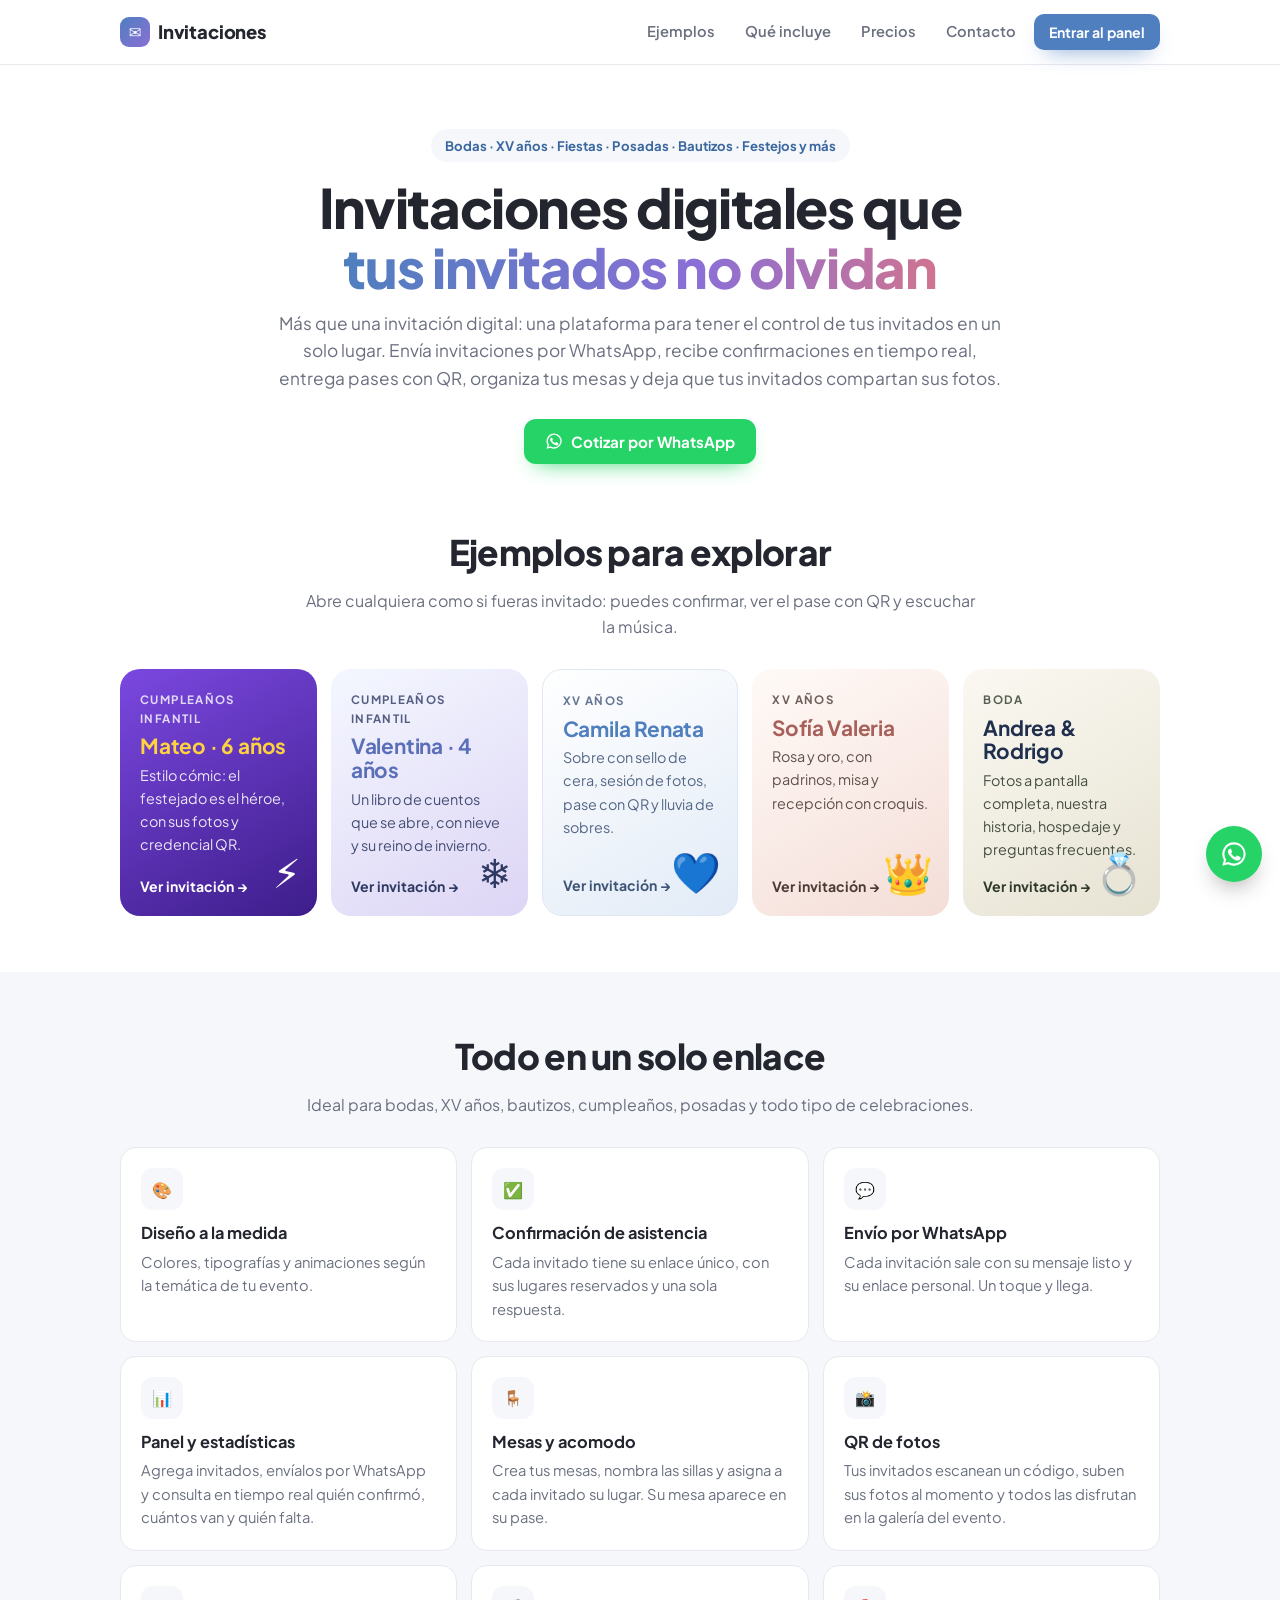
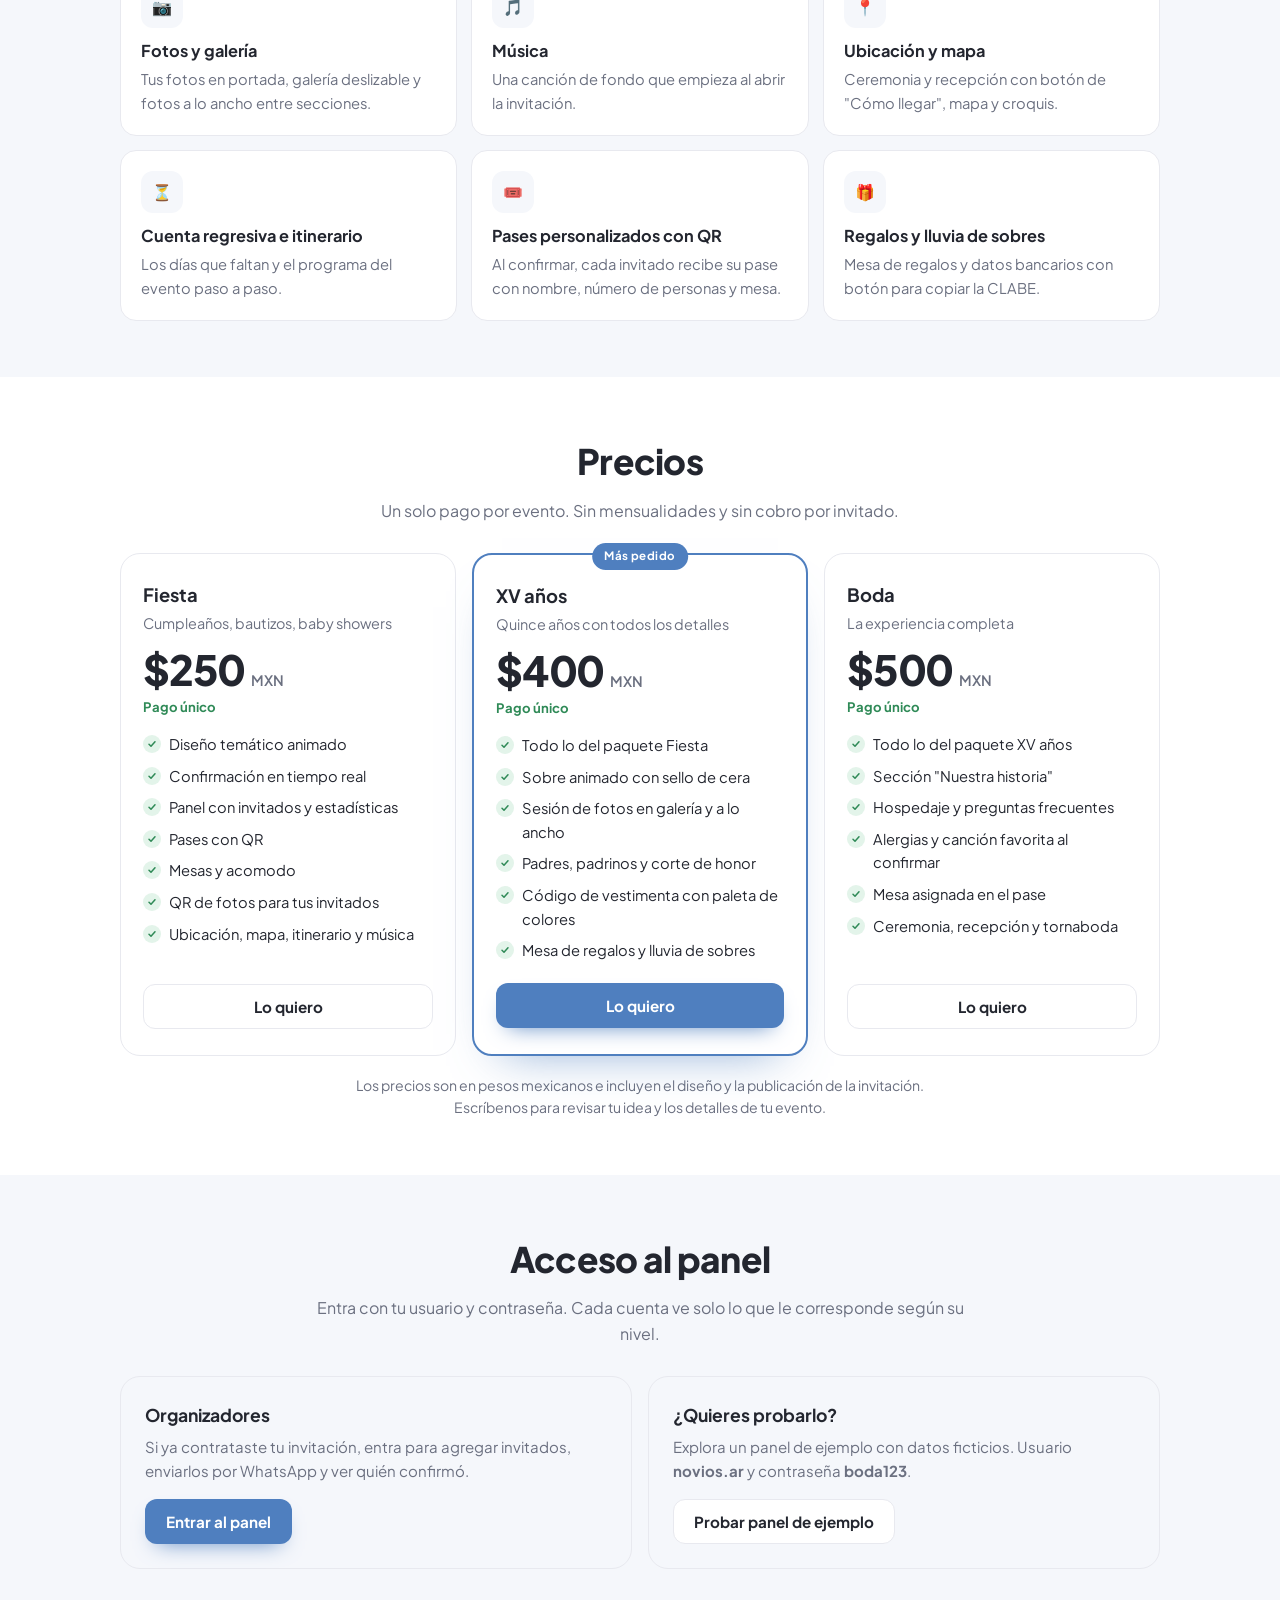
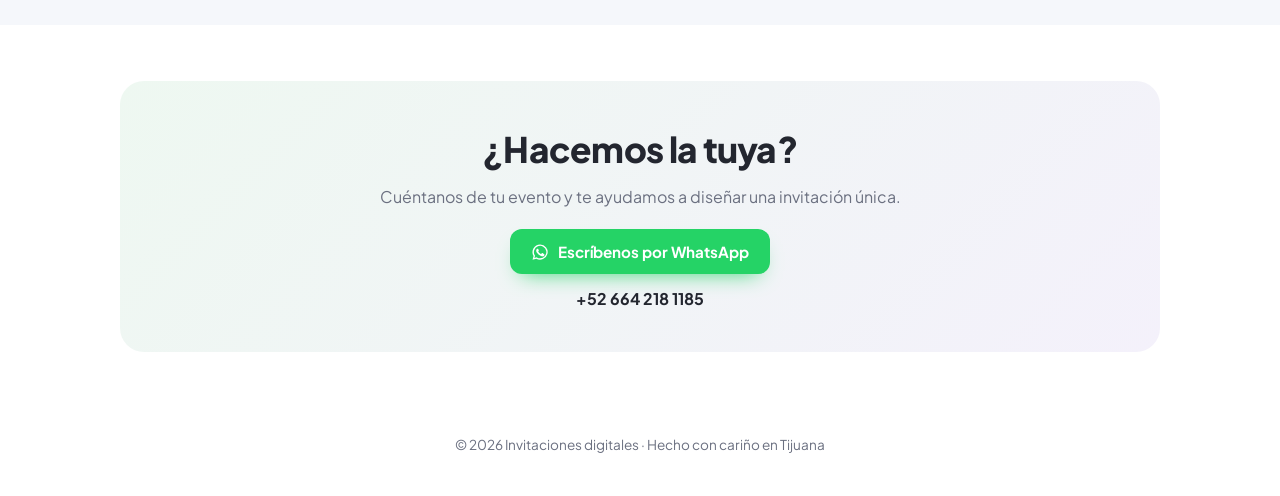
<file: docs/index.html>
<!DOCTYPE html>
<html lang="es">
<head>
  <meta charset="utf-8">
  <meta name="viewport" content="width=device-width, initial-scale=1">
  <title>Invitaciones digitales</title>
  <meta name="description" content="Invitaciones digitales para bodas, XV años y fiestas, con confirmación de asistencia, música, fotos y pase con QR.">
  <link rel="preconnect" href="https://fonts.googleapis.com">
  <link rel="preconnect" href="https://fonts.gstatic.com" crossorigin>
  <link rel="stylesheet" href="https://fonts.googleapis.com/css2?family=Plus+Jakarta+Sans:wght@400;500;600;700;800&display=swap">
  <style>
    :root { --ink: #23262f; --muted: #6b7080; --line: #e8e9ef; --brand: #4f7fbf; --brand-d: #3b679f; --soft: #f5f7fb; --wa: #25d366; --wa-d: #1da851; }
    * { box-sizing: border-box; }
    html { scroll-behavior: smooth; }
    body { margin: 0; font: 16px/1.6 'Plus Jakarta Sans', system-ui, sans-serif; color: var(--ink); background: #fff; }
    a { color: inherit; }
    .wrap { max-width: 1080px; margin: 0 auto; padding: 0 20px; }
    .ico { width: 1.2em; height: 1.2em; flex: none; }

    /* Barra superior */
    .nav { position: sticky; top: 0; z-index: 10; background: rgba(255,255,255,.92); -webkit-backdrop-filter: blur(8px); backdrop-filter: blur(8px); border-bottom: 1px solid var(--line); }
    .nav .wrap { display: flex; align-items: center; justify-content: space-between; gap: 12px; height: 64px; }
    .logo { font-weight: 800; font-size: 1.15rem; letter-spacing: -.01em; text-decoration: none; display: flex; align-items: center; gap: 8px; }
    .logo i { width: 30px; height: 30px; border-radius: 9px; background: linear-gradient(135deg, #4f7fbf, #8b6fd6); display: grid; place-items: center; color: #fff; font-style: normal; font-size: .95rem; }
    .nav-links { display: flex; align-items: center; gap: 6px; }
    .nav-links a.txt { padding: 8px 12px; text-decoration: none; color: var(--muted); font-weight: 600; font-size: .92rem; border-radius: 10px; }
    .nav-links a.txt:hover { color: var(--ink); background: var(--soft); }

    .btn { display: inline-flex; align-items: center; justify-content: center; gap: 8px; padding: 12px 20px; border-radius: 12px; font: 700 .95rem 'Plus Jakarta Sans', sans-serif; text-decoration: none; border: 1.5px solid transparent; cursor: pointer; transition: transform .15s, background .2s, box-shadow .2s; white-space: nowrap; }
    .btn:hover { transform: translateY(-1px); }
    .btn.primary { background: var(--brand); color: #fff; box-shadow: 0 10px 22px -12px var(--brand); }
    .btn.primary:hover { background: var(--brand-d); }
    .btn.line { border-color: var(--line); background: #fff; color: var(--ink); }
    .btn.line:hover { border-color: #cfd3de; }
    .btn.wa { background: var(--wa); color: #fff; box-shadow: 0 10px 22px -12px var(--wa); }
    .btn.wa:hover { background: var(--wa-d); }
    .btn.sm { padding: 8px 14px; font-size: .88rem; border-radius: 10px; }

    /* Hero */
    .hero { padding: 64px 0 40px; text-align: center; }
    .pill { display: inline-block; padding: 6px 14px; border-radius: 999px; background: var(--soft); color: var(--brand-d); font-weight: 700; font-size: .82rem; }
    h1 { margin: 16px auto 12px; max-width: 18ch; font-size: clamp(2.1rem, 6vw, 3.4rem); line-height: 1.1; letter-spacing: -.025em; font-weight: 800; }
    h1 span { background: linear-gradient(90deg, #4f7fbf, #8b6fd6 60%, #d0748f); -webkit-background-clip: text; background-clip: text; color: transparent; }
    .lead { max-width: 56ch; margin: 0 auto; color: var(--muted); font-size: 1.08rem; }
    .hero-cta { display: flex; gap: 10px; justify-content: center; flex-wrap: wrap; margin-top: 26px; }

    section { padding: 56px 0; }
    .sec-head { text-align: center; margin-bottom: 30px; }
    h2 { margin: 0 0 8px; font-size: clamp(1.6rem, 4vw, 2.2rem); letter-spacing: -.02em; font-weight: 800; }
    .sec-head p { margin: 0 auto; max-width: 56ch; color: var(--muted); }

    /* Demos */
    .demos { display: grid; grid-template-columns: repeat(var(--n, 5), 1fr); gap: 14px; }
    .demo { position: relative; display: flex; flex-direction: column; min-height: 200px; padding: 22px 20px 54px; border-radius: 20px; text-decoration: none; overflow: hidden; transition: transform .2s, box-shadow .2s; }
    .demo:hover { transform: translateY(-4px); box-shadow: 0 20px 40px -26px rgba(0,0,0,.45); }
    .demo small { font-weight: 700; font-size: .72rem; text-transform: uppercase; letter-spacing: .12em; opacity: .8; }
    .demo b { display: block; margin: 6px 0 6px; font-size: 1.3rem; line-height: 1.15; letter-spacing: -.01em; }
    .demo p { margin: 0; font-size: .9rem; opacity: .88; max-width: 24ch; }
    .demo .go { position: absolute; left: 20px; bottom: 18px; font-weight: 700; font-size: .88rem; }
    .demo .em { position: absolute; right: 16px; bottom: 12px; font-size: 40px; }
    .demo.sk { background: linear-gradient(100deg, #f1f3f8 30%, #f8f9fc 50%, #f1f3f8 70%); background-size: 300% 100%; animation: sk 1.2s linear infinite; pointer-events: none; }
    @keyframes sk { from { background-position: 100% 0 } to { background-position: 0 0 } }
    .demos .demo { animation: fadeIn .35s ease both; }
    @keyframes fadeIn { from { opacity: 0 } }
    .d1 { background: linear-gradient(150deg, #7b48e0, #3d1d8a); color: #fff; }
    .d1 b { color: #ffd23f; }
    .d2 { background: linear-gradient(150deg, #f4f7ff, #ddd5f5); color: #2f3a63; }
    .d2 b { color: #5b6fb8; }
    .d3 { background: linear-gradient(150deg, #fffaf7, #f4ddd7); color: #4b3a36; }
    .d3 b { color: #a8605a; }
    .d4 { background: linear-gradient(150deg, #ffffff, #e2ebf7); color: #3f5476; border: 1px solid #dfe7f3; }
    .d4 b { color: #4f7fbf; }
    .d6 { background: linear-gradient(150deg, #6e1f1c, #30150E); color: #F8E5D7; }
    .d6 b { color: #F3A0AA; }
    .d5 { background: linear-gradient(150deg, #fbf8f2, #e6e3d3); color: #2f3a2c; }
    .d5 b { color: #1f2f4d; }

    /* Qué incluye */
    .feats { display: grid; grid-template-columns: repeat(3, 1fr); gap: 14px; }
    .feat { padding: 20px; border: 1px solid var(--line); border-radius: 16px; background: #fff; }
    .feat .fi { width: 42px; height: 42px; border-radius: 12px; display: grid; place-items: center; background: var(--soft); color: var(--brand); margin-bottom: 10px; }
    .feat h3 { margin: 0 0 4px; font-size: 1.02rem; }
    .feat p { margin: 0; color: var(--muted); font-size: .92rem; }

    /* Precios */
    .bg-soft { background: var(--soft); }
    .plans { display: grid; grid-template-columns: repeat(auto-fit, minmax(250px, 1fr)); gap: 16px; align-items: stretch; }
    .plan { display: flex; flex-direction: column; padding: 26px 22px; border-radius: 20px; background: #fff; border: 1px solid var(--line); position: relative; }
    .plan.hl { border: 2px solid var(--brand); box-shadow: 0 24px 46px -30px rgba(79,127,191,.7); }
    .tag { position: absolute; top: -12px; left: 50%; transform: translateX(-50%); background: var(--brand); color: #fff; font-size: .72rem; font-weight: 700; padding: 4px 12px; border-radius: 999px; letter-spacing: .04em; }
    .plan h3 { margin: 0; font-size: 1.15rem; }
    .plan .for { margin: 2px 0 14px; color: var(--muted); font-size: .9rem; }
    .price { font-size: 2.6rem; font-weight: 800; letter-spacing: -.03em; line-height: 1; }
    .price small { font-size: .9rem; font-weight: 600; color: var(--muted); letter-spacing: 0; }
    .once { margin: 6px 0 16px; font-size: .82rem; font-weight: 700; color: #2f8a57; }
    .plan ul { list-style: none; margin: 0 0 20px; padding: 0; display: grid; gap: 8px; font-size: .92rem; }
    .plan li { display: flex; gap: 8px; align-items: flex-start; }
    .plan li::before { content: ''; flex: none; width: 18px; height: 18px; margin-top: 2px; border-radius: 50%; background: #e3f4ea url("data:image/svg+xml,%3Csvg xmlns='http://www.w3.org/2000/svg' viewBox='0 0 24 24'%3E%3Cpath d='M6 12.5l4 4 8-9' fill='none' stroke='%232f8a57' stroke-width='3' stroke-linecap='round' stroke-linejoin='round'/%3E%3C/svg%3E") center/12px no-repeat; }
    .plan .btn { margin-top: auto; }
    .note { margin: 18px auto 0; max-width: 64ch; text-align: center; color: var(--muted); font-size: .88rem; }

    /* Acceso */
    .access { display: grid; grid-template-columns: 1fr 1fr; gap: 16px; }
    .acc { padding: 24px; border-radius: 20px; border: 1px solid var(--line); }
    .acc h3 { margin: 0 0 6px; font-size: 1.1rem; }
    .acc p { margin: 0 0 16px; color: var(--muted); font-size: .94rem; }
    .acc .row { display: flex; gap: 8px; flex-wrap: wrap; }

    /* Contacto */
    .contact { text-align: center; padding: 40px 24px; border-radius: 24px; background: linear-gradient(135deg, #eef8f1, #f4f1fb); }
    .contact h2 { margin-bottom: 6px; }
    .contact p { margin: 0 auto 20px; max-width: 48ch; color: var(--muted); }
    .phone { display: block; margin-top: 12px; font-weight: 700; color: var(--ink); text-decoration: none; }
    .socials { display: flex; gap: 10px; justify-content: center; margin-top: 18px; }
    .soc { width: 46px; height: 46px; border-radius: 14px; display: grid; place-items: center; background: #fff; border: 1px solid var(--line); color: var(--ink); transition: transform .15s; }
    .soc:hover { transform: translateY(-2px); }
    .soc .ico { width: 22px; height: 22px; }

    footer { padding: 26px 0 40px; text-align: center; color: var(--muted); font-size: .85rem; }

    .wa-float { position: fixed; right: 18px; bottom: 18px; z-index: 20; width: 56px; height: 56px; border-radius: 50%; display: grid; place-items: center; background: var(--wa); color: #fff; box-shadow: 0 12px 24px -10px rgba(0,0,0,.4); }
    .wa-float .ico { width: 28px; height: 28px; }

    @media (max-width: 980px) { .demos { grid-template-columns: repeat(3, 1fr); } }
    @media (max-width: 820px) { .feats { grid-template-columns: repeat(2, 1fr); } }
    @media (max-width: 640px) { .demos { grid-template-columns: repeat(2, 1fr); } .demos .demo:last-child { grid-column: 1 / -1; } }
    @media (max-width: 520px) { .feats, .demos { grid-template-columns: 1fr; } .demo .em { font-size: 34px; } }
    @media (max-width: 720px) {
      .nav-links a.txt { display: none; }
      .access { grid-template-columns: 1fr; }
      .hero { padding-top: 44px; }
    }
  </style>
</head>
<body>
  <header class="nav">
    <div class="wrap">
      <a class="logo" href="#"><i>✉</i> Invitaciones</a>
      <nav class="nav-links">
        <a class="txt" href="#demos">Ejemplos</a>
        <a class="txt" href="#incluye">Qué incluye</a>
        <a class="txt" href="#precios">Precios</a>
        <a class="txt" href="#contacto">Contacto</a>
        <a class="btn primary sm" id="navPanel" href="panel.html">Entrar al panel</a>
      </nav>
    </div>
  </header>

  <main>
    <section class="hero">
      <div class="wrap">
        <span class="pill">Bodas · XV años · Fiestas · Posadas · Bautizos · Festejos y más</span>
        <h1>Invitaciones digitales que <span>tus invitados no olvidan</span></h1>
        <p class="lead">Más que una invitación digital: una plataforma para tener el control de tus invitados en un solo lugar. Envía invitaciones por WhatsApp, recibe confirmaciones en tiempo real, entrega pases con QR, organiza tus mesas y deja que tus invitados compartan sus fotos.</p>
        <div class="hero-cta">
          <a class="btn wa" data-wa="Hola, me interesa una invitación digital 💌"><svg class="ico" viewBox="0 0 24 24" fill="currentColor"><path d="M12 2a10 10 0 0 0-8.6 15.1L2 22l5-1.3A10 10 0 1 0 12 2zm0 18.2a8.2 8.2 0 0 1-4.2-1.2l-.3-.2-3 .8.8-2.9-.2-.3A8.2 8.2 0 1 1 12 20.2zm4.5-6.1c-.2-.1-1.5-.7-1.7-.8-.2-.1-.4-.1-.6.1l-.8 1c-.1.2-.3.2-.5.1a6.7 6.7 0 0 1-3.3-2.9c-.3-.4.2-.4.7-1.4.1-.2 0-.3 0-.4l-.8-1.8c-.2-.5-.4-.4-.6-.4h-.5a1 1 0 0 0-.7.3 3 3 0 0 0-.9 2.2 5.2 5.2 0 0 0 1.1 2.8 11.9 11.9 0 0 0 4.6 4c1.7.7 2.4.8 3.2.7a2.8 2.8 0 0 0 1.8-1.3 2.3 2.3 0 0 0 .2-1.3c-.1-.1-.2-.2-.5-.3z"/></svg> Cotizar por WhatsApp</a>
        </div>
      </div>
    </section>

    <section id="demos" style="padding-top:20px">
      <div class="wrap">
        <div class="sec-head"><h2>Ejemplos para explorar</h2><p>Abre cualquiera como si fueras invitado: puedes confirmar, ver el pase con QR y escuchar la música.</p></div>
        <div class="demos" id="demos-list"></div>
      </div>
    </section>

    <section id="incluye" class="bg-soft">
      <div class="wrap">
        <div class="sec-head"><h2>Todo en un solo enlace</h2><p>Ideal para bodas, XV años, bautizos, cumpleaños, posadas y todo tipo de celebraciones.</p></div>
        <div class="feats">
          <div class="feat"><div class="fi">🎨</div><h3>Diseño a la medida</h3><p>Colores, tipografías y animaciones según la temática de tu evento.</p></div>
          <div class="feat"><div class="fi">✅</div><h3>Confirmación de asistencia</h3><p>Cada invitado tiene su enlace único, con sus lugares reservados y una sola respuesta.</p></div>
          <div class="feat"><div class="fi">💬</div><h3>Envío por WhatsApp</h3><p>Cada invitación sale con su mensaje listo y su enlace personal. Un toque y llega.</p></div>
          <div class="feat"><div class="fi">📊</div><h3>Panel y estadísticas</h3><p>Agrega invitados, envíalos por WhatsApp y consulta en tiempo real quién confirmó, cuántos van y quién falta.</p></div>
          <div class="feat"><div class="fi">🪑</div><h3>Mesas y acomodo</h3><p>Crea tus mesas, nombra las sillas y asigna a cada invitado su lugar. Su mesa aparece en su pase.</p></div>
          <div class="feat"><div class="fi">📸</div><h3>QR de fotos</h3><p>Tus invitados escanean un código, suben sus fotos al momento y todos las disfrutan en la galería del evento.</p></div>
          <div class="feat"><div class="fi">📷</div><h3>Fotos y galería</h3><p>Tus fotos en portada, galería deslizable y fotos a lo ancho entre secciones.</p></div>
          <div class="feat"><div class="fi">🎵</div><h3>Música</h3><p>Una canción de fondo que empieza al abrir la invitación.</p></div>
          <div class="feat"><div class="fi">📍</div><h3>Ubicación y mapa</h3><p>Ceremonia y recepción con botón de "Cómo llegar", mapa y croquis.</p></div>
          <div class="feat"><div class="fi">⏳</div><h3>Cuenta regresiva e itinerario</h3><p>Los días que faltan y el programa del evento paso a paso.</p></div>
          <div class="feat"><div class="fi">🎟️</div><h3>Pases personalizados con QR</h3><p>Al confirmar, cada invitado recibe su pase con nombre, número de personas y mesa.</p></div>
          <div class="feat"><div class="fi">🎁</div><h3>Regalos y lluvia de sobres</h3><p>Mesa de regalos y datos bancarios con botón para copiar la CLABE.</p></div>
        </div>
      </div>
    </section>

    <section id="precios">
      <div class="wrap">
        <div class="sec-head"><h2>Precios</h2><p>Un solo pago por evento. Sin mensualidades y sin cobro por invitado.</p></div>
        <div class="plans">
          <div class="plan">
            <h3>Fiesta</h3><p class="for">Cumpleaños, bautizos, baby showers</p>
            <div class="price"><span data-price="fiesta">$250</span> <small>MXN</small></div><p class="once">Pago único</p>
            <ul><li>Diseño temático animado</li><li>Confirmación en tiempo real</li><li>Panel con invitados y estadísticas</li><li>Pases con QR</li><li>Mesas y acomodo</li><li>QR de fotos para tus invitados</li><li>Ubicación, mapa, itinerario y música</li></ul>
            <a class="btn line" data-wa="Hola, me interesa una invitación digital para fiesta ($250) 🎉">Lo quiero</a>
          </div>
          <div class="plan hl">
            <span class="tag">Más pedido</span>
            <h3>XV años</h3><p class="for">Quince años con todos los detalles</p>
            <div class="price"><span data-price="xv">$400</span> <small>MXN</small></div><p class="once">Pago único</p>
            <ul><li>Todo lo del paquete Fiesta</li><li>Sobre animado con sello de cera</li><li>Sesión de fotos en galería y a lo ancho</li><li>Padres, padrinos y corte de honor</li><li>Código de vestimenta con paleta de colores</li><li>Mesa de regalos y lluvia de sobres</li></ul>
            <a class="btn primary" data-wa="Hola, me interesa una invitación digital de XV años ($400) 👑">Lo quiero</a>
          </div>
          <div class="plan">
            <h3>Boda</h3><p class="for">La experiencia completa</p>
            <div class="price"><span data-price="boda">$500</span> <small>MXN</small></div><p class="once">Pago único</p>
            <ul><li>Todo lo del paquete XV años</li><li>Sección "Nuestra historia"</li><li>Hospedaje y preguntas frecuentes</li><li>Alergias y canción favorita al confirmar</li><li>Mesa asignada en el pase</li><li>Ceremonia, recepción y tornaboda</li></ul>
            <a class="btn line" data-wa="Hola, me interesa una invitación digital de boda ($500) 💍">Lo quiero</a>
          </div>
        </div>
        <p class="note">Los precios son en pesos mexicanos e incluyen el diseño y la publicación de la invitación. Escríbenos para revisar tu idea y los detalles de tu evento.</p>
      </div>
    </section>

    <section class="bg-soft" id="acceso">
      <div class="wrap">
        <div class="sec-head"><h2>Acceso al panel</h2><p>Entra con tu usuario y contraseña. Cada cuenta ve solo lo que le corresponde según su nivel.</p></div>
        <div class="access">
          <div class="acc"><h3>Organizadores</h3><p>Si ya contrataste tu invitación, entra para agregar invitados, enviarlos por WhatsApp y ver quién confirmó.</p><div class="row"><a class="btn primary" id="accPanel" href="panel.html">Entrar al panel</a></div></div>
          <div class="acc"><h3>¿Quieres probarlo?</h3><p>Explora un panel de ejemplo con datos ficticios. Usuario <b>novios.ar</b> y contraseña <b>boda123</b>.</p><div class="row"><a class="btn line" href="panel.html?demo=1">Probar panel de ejemplo</a></div></div>
        </div>
      </div>
    </section>

    <section id="contacto">
      <div class="wrap">
        <div class="contact">
          <h2>¿Hacemos la tuya?</h2>
          <p>Cuéntanos de tu evento y te ayudamos a diseñar una invitación única.</p>
          <a class="btn wa" data-wa="Hola, quiero información sobre las invitaciones digitales 💌"><svg class="ico" viewBox="0 0 24 24" fill="currentColor"><path d="M12 2a10 10 0 0 0-8.6 15.1L2 22l5-1.3A10 10 0 1 0 12 2zm0 18.2a8.2 8.2 0 0 1-4.2-1.2l-.3-.2-3 .8.8-2.9-.2-.3A8.2 8.2 0 1 1 12 20.2zm4.5-6.1c-.2-.1-1.5-.7-1.7-.8-.2-.1-.4-.1-.6.1l-.8 1c-.1.2-.3.2-.5.1a6.7 6.7 0 0 1-3.3-2.9c-.3-.4.2-.4.7-1.4.1-.2 0-.3 0-.4l-.8-1.8c-.2-.5-.4-.4-.6-.4h-.5a1 1 0 0 0-.7.3 3 3 0 0 0-.9 2.2 5.2 5.2 0 0 0 1.1 2.8 11.9 11.9 0 0 0 4.6 4c1.7.7 2.4.8 3.2.7a2.8 2.8 0 0 0 1.8-1.3 2.3 2.3 0 0 0 .2-1.3c-.1-.1-.2-.2-.5-.3z"/></svg> Escríbenos por WhatsApp</a>
          <a class="phone" id="phone"></a>
          <div class="socials" id="socials"></div>
        </div>
      </div>
    </section>
  </main>

  <footer><div class="wrap">© <span id="yr"></span> Invitaciones digitales · Hecho con cariño en Tijuana</div></footer>
  <a class="wa-float" data-wa="Hola, me interesa una invitación digital 💌" aria-label="WhatsApp"><svg class="ico" viewBox="0 0 24 24" fill="currentColor"><path d="M12 2a10 10 0 0 0-8.6 15.1L2 22l5-1.3A10 10 0 1 0 12 2zm0 18.2a8.2 8.2 0 0 1-4.2-1.2l-.3-.2-3 .8.8-2.9-.2-.3A8.2 8.2 0 1 1 12 20.2zm4.5-6.1c-.2-.1-1.5-.7-1.7-.8-.2-.1-.4-.1-.6.1l-.8 1c-.1.2-.3.2-.5.1a6.7 6.7 0 0 1-3.3-2.9c-.3-.4.2-.4.7-1.4.1-.2 0-.3 0-.4l-.8-1.8c-.2-.5-.4-.4-.6-.4h-.5a1 1 0 0 0-.7.3 3 3 0 0 0-.9 2.2 5.2 5.2 0 0 0 1.1 2.8 11.9 11.9 0 0 0 4.6 4c1.7.7 2.4.8 3.2.7a2.8 2.8 0 0 0 1.8-1.3 2.3 2.3 0 0 0 .2-1.3c-.1-.1-.2-.2-.5-.3z"/></svg></a>

  <script src="js/config.js"></script>
  <script src="js/common.js"></script>
  <script src="js/api.js"></script>
  <script>
    (function () {
      const C = window.APP_CONFIG || {}, K = C.CONTACTO || {}, P = C.PRECIOS || {};
      const digits = String(K.whatsapp || '').replace(/\D/g, '');
      // WhatsApp
      document.querySelectorAll('[data-wa]').forEach(a => {
        a.href = 'https://wa.me/' + digits + '?text=' + encodeURIComponent(a.dataset.wa);
        a.target = '_blank'; a.rel = 'noopener';
      });
      const ph = document.getElementById('phone');
      if (K.whatsapp) { ph.textContent = K.whatsapp; ph.href = 'https://wa.me/' + digits; ph.target = '_blank'; } else ph.remove();
      // Precios
      document.querySelectorAll('[data-price]').forEach(el => { const v = P[el.dataset.price]; if (v != null) el.textContent = '$' + v; });
      // Redes
      const icons = {
        instagram: '<rect x="3" y="3" width="18" height="18" rx="5" fill="none" stroke="currentColor" stroke-width="2"/><circle cx="12" cy="12" r="4" fill="none" stroke="currentColor" stroke-width="2"/><circle cx="17.5" cy="6.5" r="1.2" fill="currentColor"/>',
        tiktok: '<path d="M14 3h3a4.5 4.5 0 0 0 4 4v3a7.5 7.5 0 0 1-4-1.2V15a6 6 0 1 1-6-6v3.2A2.8 2.8 0 1 0 14 15z" fill="currentColor"/>',
        facebook: '<path d="M14 8h3V4.5h-3A4 4 0 0 0 10 8.5V11H7.5v3.5H10V21h3.5v-6.5h3L17 11h-3.5V9a1 1 0 0 1 1-1z" fill="currentColor"/>',
      };
      const box = document.getElementById('socials');
      ['instagram', 'tiktok', 'facebook'].forEach(n => {
        if (!K[n]) return;
        box.insertAdjacentHTML('beforeend', `<a class="soc" href="${K[n]}" target="_blank" rel="noopener" aria-label="${n}"><svg class="ico" viewBox="0 0 24 24">${icons[n]}</svg></a>`);
      });
      if (!box.children.length) box.remove();
      // Demos: siempre en modo de ejemplo (no tocan la hoja de cálculo real).
      // El super usuario elige en el panel cuáles se muestran.
      const esc = t => String(t).replace(/[&<>"]/g, c => ({ '&': '&amp;', '<': '&lt;', '>': '&gt;', '"': '&quot;' }[c]));
      const paint = (ocultas) => {
        const list = (C.DEMOS || []).filter(d => !(ocultas || []).includes(d.id));
        const box = document.getElementById('demos-list');
        box.innerHTML = list.map(d => `<a class="demo ${esc(d.cls)}" href="invitacion.html?demo=1&e=${encodeURIComponent(d.id)}&i=${encodeURIComponent(d.i)}"><small>${esc(d.tipo)}</small><b>${esc(d.titulo)}</b><p>${esc(d.texto)}</p><span class="go">Ver invitación →</span><span class="em">${d.em}</span></a>`).join('');
        box.style.setProperty('--n', Math.max(1, Math.min(5, list.length)));
        document.getElementById('demos').hidden = !list.length;
      };
      // Sin parpadeo: usa la última selección conocida (si existe) y, si no, tarjetas "cargando"
      const KEY = 'inv_demos_ocultas';
      let cached = null;
      try { cached = JSON.parse(localStorage.getItem(KEY)); } catch (e) {}
      const box0 = document.getElementById('demos-list');
      if (Array.isArray(cached)) paint(cached);
      else { box0.style.setProperty('--n', 3); box0.innerHTML = '<div class="demo sk"></div>'.repeat(3); }
      let done = false;
      const finish = (ocultas) => {
        if (done) return; done = true;
        if (JSON.stringify(ocultas) !== JSON.stringify(cached)) paint(ocultas);
        try { localStorage.setItem(KEY, JSON.stringify(ocultas)); } catch (e) {}
      };
      API.call('getSite').then(site => finish((site || {}).demosOcultas || [])).catch(() => finish(cached || []));
      setTimeout(() => finish(cached || []), 6000); // si el servidor no responde, muestra lo último conocido
      document.getElementById('yr').textContent = new Date().getFullYear();
    })();
  </script>
</body>
</html>
</file>
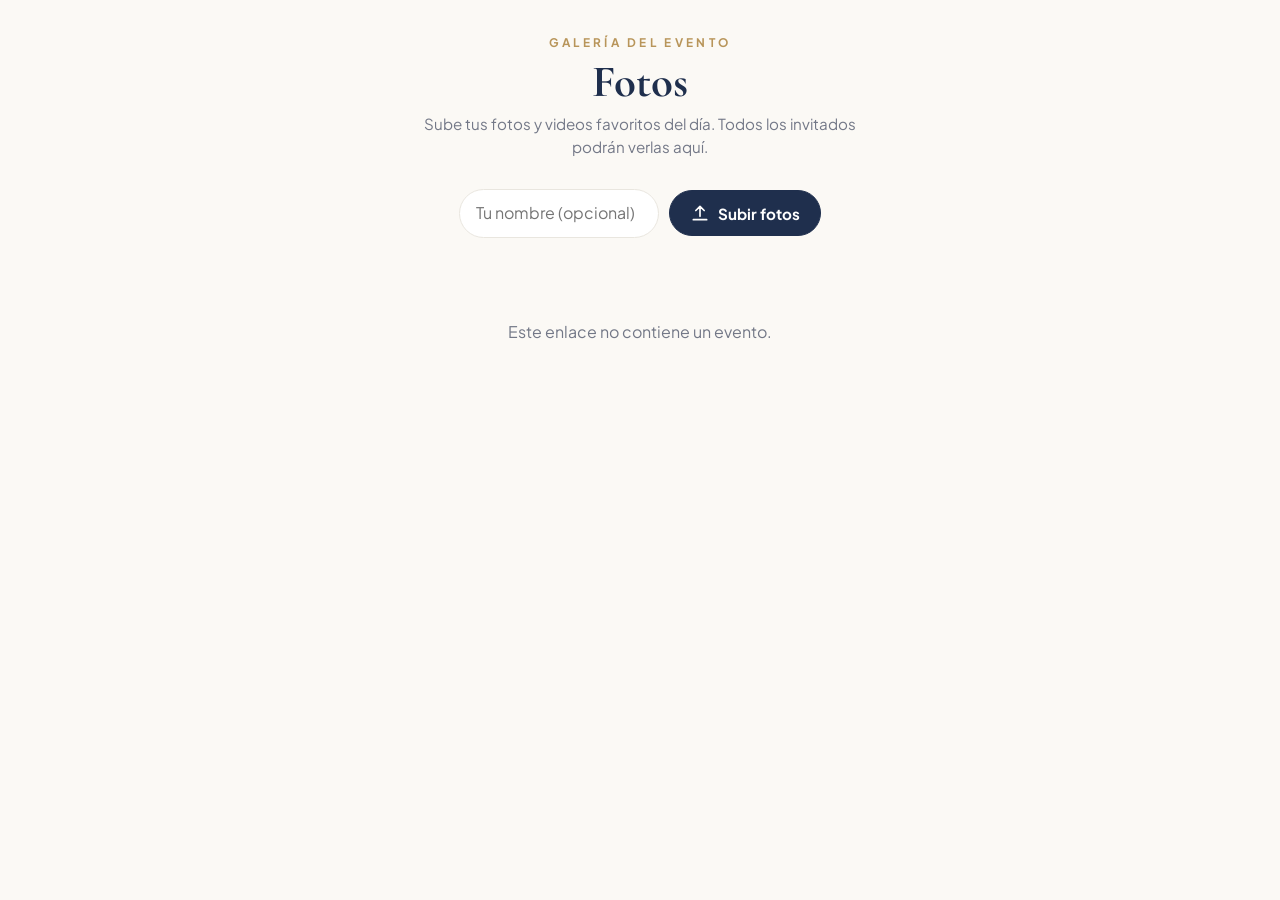
<file: docs/fotos.html>
<!DOCTYPE html>
<html lang="es">
<head>
  <meta charset="utf-8">
  <meta name="viewport" content="width=device-width, initial-scale=1">
  <title>Galería de fotos</title>
  <link rel="preconnect" href="https://fonts.googleapis.com">
  <link rel="preconnect" href="https://fonts.gstatic.com" crossorigin>
  <link rel="stylesheet" href="https://fonts.googleapis.com/css2?family=Cormorant+Garamond:wght@500;600;700&family=Plus+Jakarta+Sans:wght@400;500;600;700&display=swap">
  <style>
    :root { --ink: #22252d; --muted: #737887; --line: #e9e6df; --accent: #1f2f4d; --gold: #b8955a; --bg: #fbf9f5; }
    * { box-sizing: border-box; }
    body { margin: 0; background: var(--bg); color: var(--ink); font: 16px/1.55 'Plus Jakarta Sans', system-ui, sans-serif; }
    .wrap { max-width: 980px; margin: 0 auto; padding: 0 16px 90px; }
    header { text-align: center; padding: 34px 10px 18px; }
    .kick { margin: 0; font-size: .74rem; font-weight: 700; letter-spacing: .28em; text-transform: uppercase; color: var(--gold); }
    h1 { margin: 6px 0 4px; font: 700 clamp(1.9rem, 7vw, 2.8rem)/1.1 'Cormorant Garamond', Georgia, serif; color: var(--accent); }
    .sub { margin: 0 auto; max-width: 40ch; color: var(--muted); font-size: .95rem; }
    .bar { position: sticky; top: 0; z-index: 5; display: flex; gap: 10px; align-items: center; justify-content: center; flex-wrap: wrap; padding: 12px 0; background: rgba(251, 249, 245, .94); -webkit-backdrop-filter: blur(8px); backdrop-filter: blur(8px); }
    .btn { display: inline-flex; align-items: center; gap: 8px; padding: 12px 20px; border-radius: 999px; border: 1.5px solid var(--accent); background: var(--accent); color: #fff; font: 700 .95rem 'Plus Jakarta Sans', sans-serif; cursor: pointer; text-decoration: none; }
    .btn.line { background: #fff; color: var(--accent); }
    .btn:disabled { opacity: .5; cursor: default; }
    .ico { width: 20px; height: 20px; }
    .name { padding: 11px 16px; border-radius: 999px; border: 1px solid var(--line); background: #fff; font: inherit; min-width: 0; width: 200px; }
    .count { color: var(--muted); font-size: .85rem; width: 100%; text-align: center; }
    .grid { columns: 2 170px; column-gap: 10px; margin-top: 8px; }
    .ph { break-inside: avoid; margin: 0 0 10px; position: relative; border-radius: 14px; overflow: hidden; background: #eee; cursor: zoom-in; animation: in .4s ease both; }
    .ph img { display: block; width: 100%; height: auto; min-height: 120px; object-fit: cover; }
    .ph figcaption { position: absolute; left: 0; right: 0; bottom: 0; padding: 18px 10px 8px; font-size: .75rem; color: #fff; background: linear-gradient(transparent, rgba(0,0,0,.55)); }
    @keyframes in { from { opacity: 0; transform: translateY(8px) } }
    .empty { margin: 30px auto; max-width: 340px; padding: 34px 20px; text-align: center; border: 1.5px dashed var(--line); border-radius: 20px; background: #fff; }
    .empty .big { font-size: 46px; }
    .empty b { display: block; margin: 8px 0 4px; font: 700 1.3rem 'Cormorant Garamond', serif; color: var(--accent); }
    .empty p { margin: 0; color: var(--muted); font-size: .9rem; }
    .msg { margin: 60px auto; text-align: center; color: var(--muted); }
    /* confirmación antes de subir */
    .modal { position: fixed; inset: 0; z-index: 20; background: rgba(20, 22, 28, .6); display: grid; place-items: center; padding: 16px; }
    .modal[hidden] { display: none; }
    .sheet { width: min(420px, 100%); background: #fff; border-radius: 20px; padding: 16px; text-align: center; }
    .previews { display: grid; grid-template-columns: repeat(auto-fill, minmax(80px, 1fr)); gap: 6px; max-height: 46vh; overflow: auto; }
    .previews img { width: 100%; aspect-ratio: 1; object-fit: cover; border-radius: 8px; }
    .sheet h3 { margin: 12px 0 4px; font: 700 1.25rem 'Cormorant Garamond', serif; }
    .sheet .row { display: flex; gap: 8px; justify-content: center; margin-top: 12px; }
    .prog { height: 6px; border-radius: 3px; background: #eee; overflow: hidden; margin-top: 12px; }
    .prog i { display: block; height: 100%; width: 0; background: var(--gold); transition: width .3s; }
    /* visor */
    .lb { position: fixed; inset: 0; z-index: 30; background: rgba(10, 10, 12, .94); display: grid; place-items: center; padding: 40px 10px; }
    .lb[hidden] { display: none; }
    .lb img { max-width: 100%; max-height: 100%; border-radius: 8px; }
    .lb button { position: absolute; border: 0; background: rgba(255,255,255,.14); color: #fff; width: 46px; height: 46px; border-radius: 50%; font-size: 1.6rem; cursor: pointer; }
    .lb .x { top: 12px; right: 12px; } .lb .p { left: 10px; top: 50%; } .lb .n { right: 10px; top: 50%; }
    .lb .cap { position: absolute; bottom: 14px; left: 0; right: 0; text-align: center; color: #ddd; font-size: .85rem; }
    #toasts { position: fixed; left: 50%; bottom: 20px; transform: translateX(-50%); z-index: 40; display: grid; gap: 8px; width: min(92vw, 400px); }
    .toast { padding: 12px 16px; border-radius: 12px; background: #2b2b2b; color: #fff; font-size: .92rem; transition: opacity .4s; }
    .toast.error { background: #b4453a; } .toast.ok { background: #3f7d5a; } .toast.out { opacity: 0; }
    /* tarjeta para imprimir */
    .card-print { display: none; }
    body.print-card .wrap { display: none; }
    body.print-card .card-print { display: grid; place-items: center; min-height: 100vh; padding: 20px; }
    .tarjeta { width: min(400px, 100%); padding: 34px 28px; text-align: center; background: #fff; border: 1px solid var(--line); border-radius: 18px; box-shadow: 0 20px 40px -30px rgba(0,0,0,.4); }
    .tarjeta h2 { margin: 6px 0 2px; font: 700 2.2rem/1.1 'Cormorant Garamond', serif; color: var(--accent); }
    .tarjeta .qr { width: 220px; height: 220px; margin: 18px auto; }
    .tarjeta .qr svg { width: 100%; height: 100%; }
    .tarjeta ol { text-align: left; margin: 0 auto; padding-left: 20px; max-width: 250px; color: var(--muted); font-size: .95rem; }
    .print-tools { margin-top: 18px; display: flex; gap: 8px; justify-content: center; }
    @media print { .print-tools { display: none; } .tarjeta { box-shadow: none; } body { background: #fff; } }
  </style>
</head>
<body>
  <div class="wrap">
    <header>
      <p class="kick">Galería del evento</p>
      <h1 id="title">Fotos</h1>
      <p class="sub">Sube tus fotos y videos favoritos del día. Todos los invitados podrán verlas aquí.</p>
    </header>
    <div class="bar" id="bar" hidden>
      <input class="name" id="autor" maxlength="60" placeholder="Tu nombre (opcional)">
      <label class="btn" id="pick"><svg class="ico" viewBox="0 0 24 24" fill="none" stroke="currentColor" stroke-width="2" stroke-linecap="round" stroke-linejoin="round"><path d="M12 16V4M7 9l5-5 5 5M4 20h16"/></svg> Subir fotos<input type="file" id="file" accept="image/*" multiple hidden></label>
      <span class="count" id="count"></span>
    </div>
    <div id="grid"></div>
  </div>

  <div class="card-print"><div class="tarjeta">
    <p class="kick">Comparte tus fotos</p>
    <h2 id="cTitle"></h2>
    <div class="qr" id="cQr"></div>
    <ol><li>Escanea el código con la cámara de tu celular.</li><li>Sube tus mejores fotos del evento.</li><li>Disfruta todas las fotos en la galería.</li></ol>
    <div class="print-tools"><button class="btn" onclick="window.print()">Imprimir</button><a class="btn line" id="cBack">Ver galería</a></div>
  </div></div>

  <div class="modal" id="confirm" hidden><div class="sheet">
    <div class="previews" id="previews"></div>
    <h3 id="cq">¿Subir estas fotos?</h3>
    <div class="prog" id="prog" hidden><i></i></div>
    <div class="row"><button class="btn line" id="cancel">Cancelar</button><button class="btn" id="go">Subir</button></div>
  </div></div>

  <div class="lb" id="lb" hidden><button class="x" aria-label="Cerrar">×</button><button class="p" aria-label="Anterior">‹</button><img alt=""><button class="n" aria-label="Siguiente">›</button><div class="cap"></div></div>

  <script src="js/config.js"></script>
  <script src="js/common.js"></script>
  <script src="js/api.js"></script>
  <script src="js/qr.js"></script>
  <script>
  (function () {
    const { esc, $ } = U;
    const e = U.params().e;
    const card = /(^|[?&#])tarjeta=1/.test(location.search + location.hash);
    let fotos = [], pending = [], k = 0;
    try { $('#autor').value = localStorage.getItem('inv_autor') || ''; } catch (x) {}

    async function load() {
      if (!e) return fail('Este enlace no contiene un evento.');
      try {
        const data = await API.call('getPhotos', { e });
        const ev = data.evento;
        const t = ev.tipo === 'xv' ? 'XV años de ' + ev.festejado : ev.tipo === 'boda' ? ev.festejado : 'Fiesta de ' + ev.festejado;
        document.title = 'Fotos · ' + t;
        $('#title').textContent = t; $('#cTitle').textContent = t;
        if (card) return showCard();
        fotos = data.fotos; $('#bar').hidden = false; paint();
      } catch (err) { fail(err.message); }
    }
    function fail(m) { $('#grid').innerHTML = `<p class="msg">${esc(m)}</p>`; }

    function paint() {
      $('#count').textContent = fotos.length ? fotos.length + (fotos.length === 1 ? ' foto' : ' fotos') : '';
      $('#grid').innerHTML = fotos.length
        ? `<div class="grid">${fotos.map((f, i) => `<figure class="ph" data-i="${i}"><img src="${esc(f.url)}" alt="" loading="lazy">${f.autor ? `<figcaption>${esc(f.autor)}</figcaption>` : ''}</figure>`).join('')}</div>`
        : `<div class="empty"><div class="big">📸</div><b>Aún no hay fotos</b><p>¡Sé la primera persona en compartir un recuerdo especial!</p></div>`;
      document.querySelectorAll('.ph').forEach(el => el.onclick = () => openLb(+el.dataset.i));
    }

    // Reduce la foto en el celular antes de subirla (más rápido y ligero)
    function shrink(file, max) {
      return new Promise((res, rej) => {
        const url = URL.createObjectURL(file), img = new Image();
        img.onload = () => {
          const s = Math.min(1, max / Math.max(img.width, img.height));
          const c = document.createElement('canvas'); c.width = Math.round(img.width * s); c.height = Math.round(img.height * s);
          c.getContext('2d').drawImage(img, 0, 0, c.width, c.height); URL.revokeObjectURL(url);
          res(c.toDataURL('image/jpeg', .82));
        };
        img.onerror = () => { URL.revokeObjectURL(url); rej(new Error('No se pudo leer la imagen')); };
        img.src = url;
      });
    }

    $('#file').onchange = async (ev) => {
      const files = Array.from(ev.target.files || []).filter(f => /^image\//.test(f.type) || /\.(jpe?g|png|heic|webp)$/i.test(f.name)).slice(0, 20);
      ev.target.value = '';
      if (!files.length) return;
      pending = [];
      for (const f of files) { try { pending.push(await shrink(f, API.isDemo ? 1000 : 1600)); } catch (x) {} }
      if (!pending.length) return U.toast('No se pudieron leer las fotos', 'error');
      $('#previews').innerHTML = pending.map(d => `<img src="${d}" alt="">`).join('');
      $('#cq').textContent = pending.length === 1 ? '¿Deseas subir esta foto?' : `¿Deseas subir estas ${pending.length} fotos?`;
      $('#prog').hidden = true; $('#go').disabled = false; $('#confirm').hidden = false;
    };
    $('#cancel').onclick = () => { $('#confirm').hidden = true; pending = []; };
    $('#go').onclick = async () => {
      const autor = $('#autor').value.trim();
      try { localStorage.setItem('inv_autor', autor); } catch (x) {}
      $('#go').disabled = true; $('#prog').hidden = false;
      let ok = 0;
      for (let i = 0; i < pending.length; i++) {
        try { fotos.unshift(await API.call('uploadPhoto', { e, data: pending[i], autor })); ok++; } catch (err) { U.toast(err.message, 'error'); }
        $('#prog i').style.width = ((i + 1) / pending.length * 100) + '%';
      }
      $('#confirm').hidden = true; pending = []; paint();
      if (ok) U.toast(ok === 1 ? '¡Tu foto ya está en la galería!' : `¡${ok} fotos subidas!`, 'ok');
    };

    function openLb(i) { k = i; $('#lb').hidden = false; show(); }
    function show() { const f = fotos[k]; $('#lb img').src = f.url; $('#lb .cap').textContent = f.autor ? 'Foto de ' + f.autor : ''; }
    $('#lb .x').onclick = () => $('#lb').hidden = true;
    $('#lb .p').onclick = () => { k = (k - 1 + fotos.length) % fotos.length; show(); };
    $('#lb .n').onclick = () => { k = (k + 1) % fotos.length; show(); };
    $('#lb').onclick = (ev) => { if (ev.target.id === 'lb') $('#lb').hidden = true; };

    function showCard() {
      document.body.classList.add('print-card');
      const url = U.photosUrl(e, true);
      $('#cQr').innerHTML = QR.svg(url, { margin: 1 });
      $('#cBack').href = U.photosUrl(e);
    }
    load();
  })();
  </script>
</body>
</html>
</file>
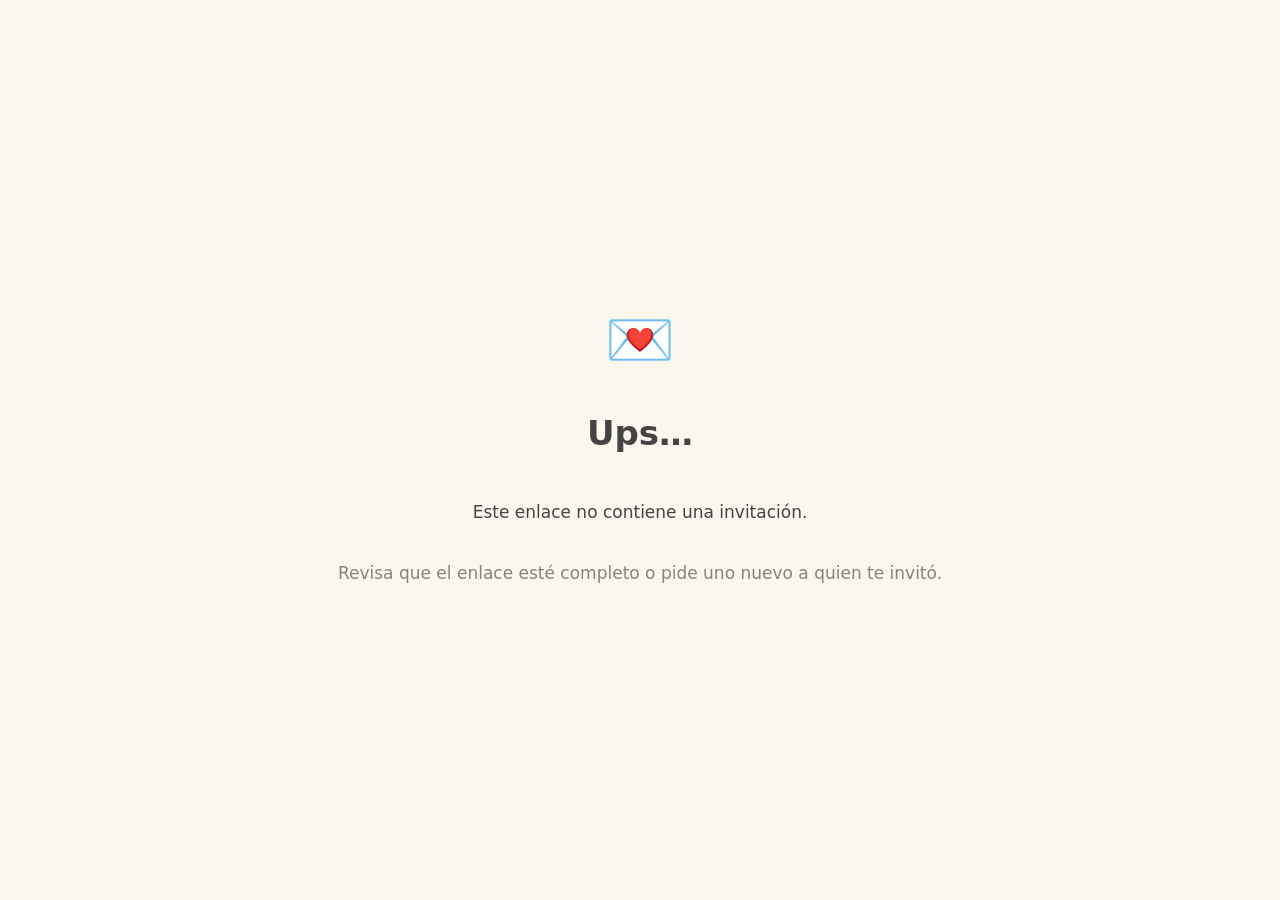
<file: docs/invitacion.html>
<!DOCTYPE html>
<html lang="es">
<head>
  <meta charset="utf-8">
  <meta name="viewport" content="width=device-width, initial-scale=1">
  <title>Invitación</title>
  <meta name="description" content="Tienes una invitación especial">
  <link rel="preconnect" href="https://fonts.googleapis.com">
  <link rel="preconnect" href="https://fonts.gstatic.com" crossorigin>
  <link rel="stylesheet" href="css/invitation.css">
</head>
<body class="loading">
  <div id="ambient" aria-hidden="true"></div>
  <div id="app">
    <div class="boot"><div class="boot-dot"></div><div class="boot-dot"></div><div class="boot-dot"></div></div>
  </div>
  <script src="js/config.js"></script>
  <script src="js/common.js"></script>
  <script src="js/api.js"></script>
  <script src="js/invitation.js"></script>
</body>
</html>
</file>
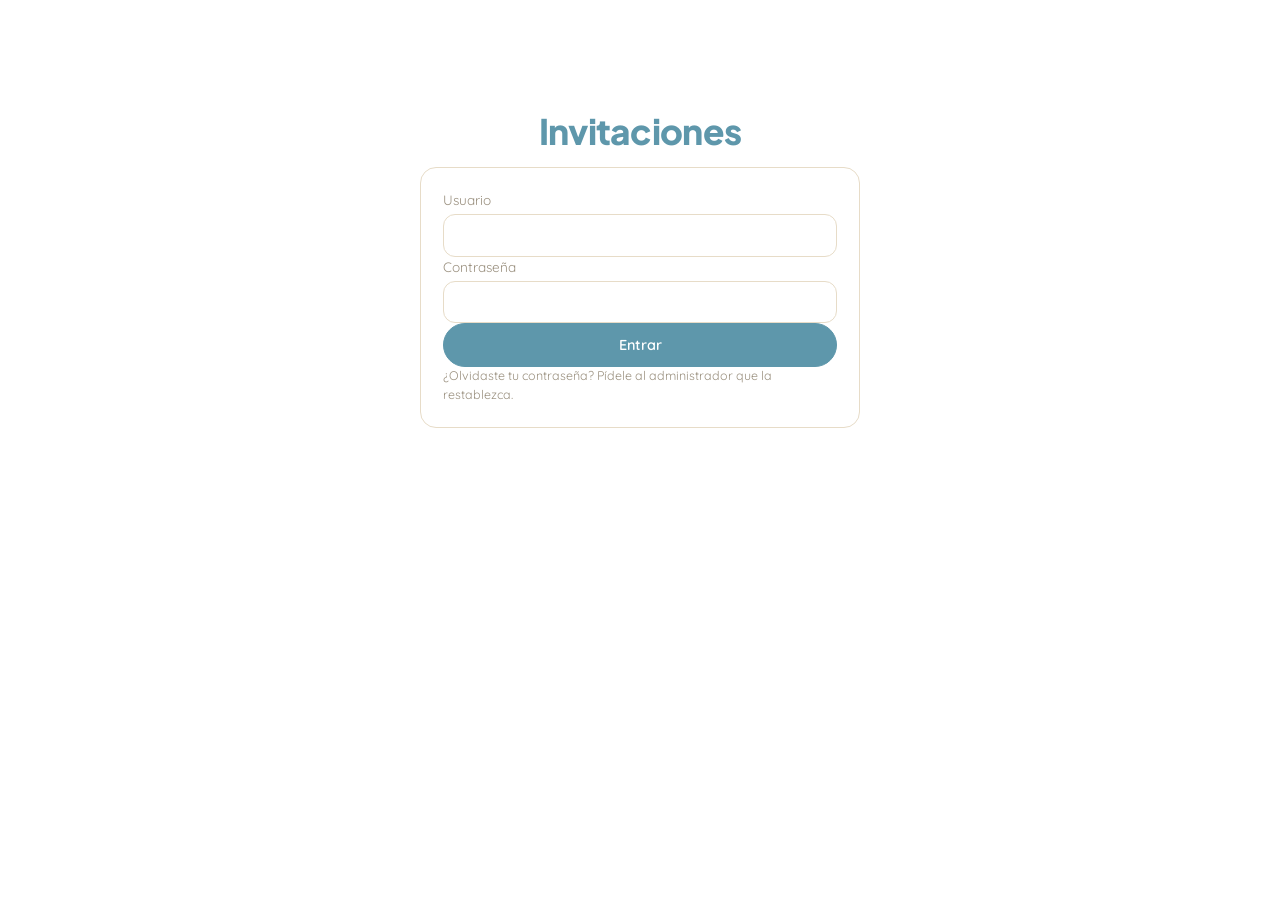
<file: docs/panel.html>
<!DOCTYPE html>
<html lang="es">
<head>
  <meta charset="utf-8">
  <meta name="viewport" content="width=device-width, initial-scale=1">
  <title>Panel de invitaciones</title>
  <link rel="preconnect" href="https://fonts.googleapis.com">
  <link rel="preconnect" href="https://fonts.gstatic.com" crossorigin>
  <link rel="stylesheet" href="https://fonts.googleapis.com/css2?family=Quicksand:wght@400;500;600;700&family=Plus+Jakarta+Sans:wght@700;800&display=swap">
  <link rel="stylesheet" href="css/panel.css">
</head>
<body>
  <div id="demoBar" hidden></div>
  <div id="view"></div>
  <script src="js/config.js"></script>
  <script src="js/common.js"></script>
  <script src="js/api.js"></script>
  <script src="js/panel.js"></script>
</body>
</html>
</file>
<file: docs/css/invitation.css>
/* ===== Estructura común de todas las invitaciones =====
   Los temas (themes/<tema>.css) solo cambian variables y decoración. */
:root {
  --bg: #fbf6ee; --bg2: #f3ead9;
  --ink: #3d3a35; --muted: #8a8378;
  --accent: #5e97ab; --accent-ink: #fff; --accent2: #e9a65b;
  --card: rgba(255, 255, 255, .82); --card-border: rgba(0, 0, 0, .08); --card-shadow: 0 18px 40px -22px rgba(0, 0, 0, .25);
  --radius: 24px;
  --font-body: 'Quicksand', system-ui, sans-serif;
  --font-title: 'Quicksand', system-ui, sans-serif;
  --font-name: Georgia, serif;
}
* { box-sizing: border-box; }
html { scroll-behavior: smooth; -webkit-text-size-adjust: 100%; overflow-x: hidden; overflow-x: clip; }
body {
  margin: 0; min-height: 100vh; color: var(--ink); background: var(--bg);
  font-family: var(--font-body); font-size: 17px; line-height: 1.55;
  overflow-x: hidden;
}
body.covered { overflow: hidden; }
#ambient { position: fixed; inset: 0; pointer-events: none; z-index: 0; overflow: hidden; }
#app { position: relative; z-index: 1; }
.muted { color: var(--muted); }
.small { font-size: .85rem; }
.ico { width: 1.25em; height: 1.25em; flex: none; }

/* Carga */
.boot { min-height: 100vh; display: flex; align-items: center; justify-content: center; gap: 10px; }
.boot-dot { width: 12px; height: 12px; border-radius: 50%; background: #c9bfae; animation: bounce 1s infinite ease-in-out; }
.boot-dot:nth-child(2) { animation-delay: .15s } .boot-dot:nth-child(3) { animation-delay: .3s }
@keyframes bounce { 0%, 100% { transform: translateY(0); opacity: .5 } 50% { transform: translateY(-10px); opacity: 1 } }
.fail { min-height: 100vh; display: flex; flex-direction: column; align-items: center; justify-content: center; text-align: center; padding: 24px; font-family: system-ui, sans-serif; color: #444; }
.fail-emoji { font-size: 56px; }

/* Portada */
.cover {
  position: fixed; inset: 0; z-index: 50; display: flex; align-items: center; justify-content: center;
  background: var(--cover-bg, var(--bg)); text-align: center; padding: 24px;
  transition: opacity .9s ease, transform 1s cubic-bezier(.7, 0, .3, 1);
}
.cover.opening { opacity: 0; transform: translateY(-100%); }
.cover-inner { max-width: 420px; animation: floatIn 1s ease both; }
.cover-art { margin: 0 auto 18px; width: min(240px, 60vw); }
.cover-art svg { width: 100%; height: auto; display: block; }
.cover-kicker { margin: 0; letter-spacing: .18em; text-transform: uppercase; font-size: .78rem; color: var(--cover-muted, var(--muted)); }
.cover-name { margin: .2em 0 1em; font-family: var(--font-name); font-size: clamp(2rem, 8vw, 2.8rem); line-height: 1.1; color: var(--cover-ink, var(--ink)); font-weight: 400; }
@keyframes floatIn { from { opacity: 0; transform: translateY(24px) scale(.96) } to { opacity: 1; transform: none } }

/* Contenedor */
.inv { max-width: 560px; margin: 0 auto; padding: 0 18px 80px; }

/* Hero */
.hero { min-height: 100vh; min-height: 100svh; display: flex; flex-direction: column; align-items: center; justify-content: center; text-align: center; padding: 30px 0 60px; position: relative; }
.hero-art { width: min(340px, 82vw); margin-bottom: 8px; }
.hero-art svg { width: 100%; height: auto; display: block; overflow: visible; }
.kicker { margin: 0; font-family: var(--font-title); font-size: 1.05rem; letter-spacing: .04em; color: var(--muted); }
.name { margin: .05em 0 0; font-family: var(--font-name); font-weight: 400; font-size: clamp(3.4rem, 17vw, 5.4rem); line-height: 1; color: var(--name-color, var(--accent)); }
.age { display: flex; align-items: baseline; gap: .4em; justify-content: center; margin-top: .2em; }
.age-num { font-family: var(--font-title); font-size: clamp(4rem, 20vw, 6rem); line-height: 1; font-weight: 700; color: var(--age-color, var(--accent2)); }
.age-label { font-family: var(--font-title); font-size: 1.15rem; color: var(--muted); }
.lead { max-width: 30ch; margin: 1em auto 0; font-size: 1.05rem; }
.scroll-hint { position: absolute; bottom: 18px; left: 50%; width: 26px; height: 42px; margin-left: -13px; border: 2px solid var(--muted); border-radius: 14px; opacity: .6; }
.scroll-hint span { position: absolute; top: 8px; left: 50%; width: 4px; height: 8px; margin-left: -2px; border-radius: 2px; background: var(--muted); animation: scrollHint 1.6s infinite; }
@keyframes scrollHint { 0% { transform: translateY(0); opacity: 1 } 80% { transform: translateY(14px); opacity: 0 } 100% { opacity: 0 } }

/* Tarjetas */
.card {
  position: relative; margin: 0 0 22px; padding: 30px 24px; text-align: center;
  background: var(--card); border: 1px solid var(--card-border); border-radius: var(--radius); box-shadow: var(--card-shadow);
  -webkit-backdrop-filter: blur(10px); backdrop-filter: blur(10px);
}
.deco { position: absolute; pointer-events: none; }
.sec-title { margin: 0 0 .9em; font-family: var(--font-title); font-weight: 700; font-size: 1.5rem; color: var(--title-color, var(--accent)); }
.reveal { opacity: 0; transform: translateY(26px); transition: opacity .8s ease, transform .8s cubic-bezier(.2, .8, .2, 1); }
.reveal.in { opacity: 1; transform: none; }

/* Cuenta regresiva */
.cd { display: grid; grid-template-columns: repeat(4, 1fr); gap: 10px; }
.cd-box { padding: 12px 4px; border-radius: 16px; background: var(--cd-bg, rgba(0, 0, 0, .04)); }
.cd-num { display: block; font-family: var(--font-title); font-size: clamp(1.7rem, 8vw, 2.3rem); font-weight: 700; line-height: 1.1; color: var(--cd-color, var(--ink)); font-variant-numeric: tabular-nums; }
.cd-num.pop { animation: pop .35s ease; }
.cd-lbl { font-size: .75rem; text-transform: uppercase; letter-spacing: .1em; color: var(--muted); }
.cd-done { font-size: 1.3rem; font-weight: 700; margin: 0; }
@keyframes pop { 0% { transform: scale(1) } 40% { transform: scale(1.18) } 100% { transform: scale(1) } }

/* Cuándo y dónde */
.info-grid { display: grid; gap: 14px; text-align: left; margin-bottom: 20px; }
.info { display: flex; gap: 14px; align-items: center; }
.info-ico { width: 48px; height: 48px; border-radius: 16px; display: grid; place-items: center; background: var(--ico-bg, rgba(0, 0, 0, .05)); color: var(--accent); flex: none; }
.info-ico .ico { width: 24px; height: 24px; }
.info strong { display: block; font-size: 1.05rem; }
.info span { color: var(--muted); font-size: .95rem; }

/* Botones */
.btn {
  display: inline-flex; align-items: center; justify-content: center; gap: .5em; cursor: pointer;
  border: 2px solid var(--accent); background: var(--accent); color: var(--accent-ink);
  font: 700 1rem var(--font-body); padding: .8em 1.4em; border-radius: 999px; text-decoration: none;
  transition: transform .15s ease, box-shadow .2s ease, background .2s; box-shadow: var(--btn-shadow, 0 8px 20px -10px var(--accent));
}
.btn:hover { transform: translateY(-2px); }
.btn:active { transform: translateY(1px) scale(.98); }
.btn:disabled { opacity: .5; cursor: default; transform: none; }
.btn.ghost { background: transparent; color: var(--accent); box-shadow: none; }
.btn.big { font-size: 1.1rem; padding: .95em 1.6em; }
.btn-row { display: flex; gap: 10px; flex-wrap: wrap; justify-content: center; }
.btn-col { display: grid; gap: 10px; margin-top: 18px; }

/* Itinerario */
.timeline { list-style: none; margin: 0; padding: 0 0 0 6px; text-align: left; position: relative; }
.timeline::before { content: ''; position: absolute; left: 13px; top: 10px; bottom: 10px; border-left: 2px dashed var(--line, rgba(0, 0, 0, .15)); }
.timeline li { position: relative; display: grid; grid-template-columns: 22px auto; column-gap: 14px; padding: 8px 0; }
.t-dot { grid-row: span 2; width: 16px; height: 16px; margin-top: 4px; border-radius: 50%; background: var(--accent2); box-shadow: 0 0 0 4px var(--card); position: relative; z-index: 1; }
.t-time { font-weight: 700; color: var(--accent); font-size: .95rem; }
.t-text { grid-column: 2; }

/* Notas */
.notes { display: grid; gap: 22px; }
.note h3 { margin: .3em 0 .2em; font-family: var(--font-title); font-size: 1.2rem; color: var(--title-color, var(--accent)); }
.note p { margin: 0; }
.note-ico { width: 52px; height: 52px; margin: 0 auto; border-radius: 50%; display: grid; place-items: center; background: var(--ico-bg, rgba(0, 0, 0, .05)); color: var(--accent); }
.note-ico .ico { width: 26px; height: 26px; }

/* RSVP */
.rsvp { transition: opacity .2s; }
.rsvp.busy { opacity: .6; pointer-events: none; }
.rsvp-for { margin: 0; text-transform: uppercase; letter-spacing: .18em; font-size: .75rem; color: var(--muted); }
.rsvp-name { margin: .1em 0 .3em; font-family: var(--font-name); font-weight: 400; font-size: 2.2rem; line-height: 1.15; color: var(--name-color, var(--accent)); }
.rsvp-seats { margin: 0 0 18px; }
.rsvp-form { text-align: left; }
.checks { display: grid; gap: 8px; }
.check { display: flex; gap: 12px; align-items: center; padding: 12px 14px; border-radius: 14px; background: var(--field-bg, rgba(0, 0, 0, .04)); cursor: pointer; }
.check input { position: absolute; opacity: 0; }
.check .box { width: 24px; height: 24px; border-radius: 8px; border: 2px solid var(--accent); display: grid; place-items: center; flex: none; transition: background .15s; }
.check input:checked + .box { background: var(--accent); }
.check input:checked + .box::after { content: ''; width: 6px; height: 11px; border: solid var(--accent-ink); border-width: 0 3px 3px 0; transform: rotate(45deg) translate(-1px, -1px); }
.check input:focus-visible + .box { outline: 3px solid var(--accent2); outline-offset: 2px; }
.stepper { display: flex; align-items: center; justify-content: space-between; gap: 12px; padding: 12px 14px; border-radius: 14px; background: var(--field-bg, rgba(0, 0, 0, .04)); }
.stepper-ctl { display: flex; align-items: center; gap: 10px; }
.stepper output { min-width: 2ch; text-align: center; font-size: 1.5rem; font-weight: 700; }
.step { width: 40px; height: 40px; border-radius: 50%; border: 2px solid var(--accent); background: transparent; color: var(--accent); font-size: 1.3rem; cursor: pointer; line-height: 1; }
.field { display: grid; gap: 6px; margin-top: 16px; font-size: .9rem; color: var(--muted); }
.field textarea { font: inherit; color: var(--ink); padding: 12px 14px; border-radius: 14px; border: 1px solid var(--card-border); background: var(--field-bg, rgba(255, 255, 255, .7)); resize: vertical; }
.field textarea:focus { outline: 2px solid var(--accent); }
.rsvp-done { margin: 6px 0 16px; padding: 22px 18px; border-radius: 18px; background: var(--field-bg, rgba(0, 0, 0, .04)); }
.rsvp-done-ico { width: 56px; height: 56px; margin: 0 auto 8px; border-radius: 50%; display: grid; place-items: center; background: var(--accent); color: var(--accent-ink); animation: pop .6s ease; }
.rsvp-done-ico .ico { width: 30px; height: 30px; }
.rsvp-done.no .rsvp-done-ico { background: var(--muted); }
.rsvp-done-title { margin: 0; font-weight: 700; font-size: 1.25rem; }
.rsvp-done p { margin: .3em 0; }
.rsvp-done blockquote { margin: 12px 0 0; font-style: italic; color: var(--muted); }

/* Pie */
.foot { text-align: center; padding: 10px 0 30px; }
.firma { font-family: var(--font-name); font-size: 1.6rem; margin: 0; color: var(--name-color, var(--accent)); }

/* Confeti */
.confetti { position: fixed; inset: 0; pointer-events: none; z-index: 60; overflow: hidden; }
.confetti span { position: absolute; top: -30px; animation: fall linear forwards; }
@keyframes fall { to { transform: translate(var(--drift), 110vh) rotate(720deg); } }

/* Avisos */
#toasts { position: fixed; left: 50%; bottom: 20px; transform: translateX(-50%); z-index: 70; display: grid; gap: 8px; width: min(92vw, 420px); }
.toast { padding: 12px 16px; border-radius: 14px; background: #2b2b2b; color: #fff; font-size: .95rem; box-shadow: 0 10px 30px -10px rgba(0, 0, 0, .5); animation: floatIn .3s ease; transition: opacity .4s, transform .4s; }
.toast.error { background: #b4453a; } .toast.warn { background: #a5741f; } .toast.ok { background: #3f7d5a; }
.toast.out { opacity: 0; transform: translateY(10px); }


/* ===== Secciones nuevas ===== */
.center { text-align: center; }
.btn.sm { font-size: .88rem; padding: .6em 1.1em; }
.btn.on { background: var(--accent); color: var(--accent-ink); }
.cover-music { margin: 14px 0 0; font-size: .85rem; color: var(--cover-muted, var(--muted)); }
.hero-photo { width: 100%; aspect-ratio: 4/5; object-fit: cover; border-radius: 999px 999px 24px 24px; }

/* Cita */
.quote { text-align: center; padding: 6px 12px 34px; }
.quote p { margin: 0 auto; max-width: 32ch; font-family: var(--font-quote, var(--font-title)); font-style: italic; font-size: 1.2rem; line-height: 1.5; color: var(--ink); }

/* Padres y padrinos */
.family-grid { display: grid; grid-template-columns: repeat(auto-fit, minmax(170px, 1fr)); gap: 18px; }
.fam h3 { margin: 0 0 .35em; font-family: var(--font-title); font-size: 1.05rem; letter-spacing: .12em; text-transform: uppercase; color: var(--muted); font-weight: 600; }
.fam p { margin: .1em 0; font-size: 1.1rem; }

/* Lugares */
.date-info { justify-content: center; text-align: left; margin-bottom: 10px; }
.when .btn-row { margin-bottom: 4px; }
.place { text-align: left; margin-top: 22px; padding-top: 22px; border-top: 1px solid var(--card-border); }
.place-t { margin: 0 0 10px; text-align: center; font-family: var(--font-title); font-size: 1.15rem; font-weight: 700; color: var(--title-color, var(--accent)); }
.place .info { margin-bottom: 14px; }
.place-h { display: block; font-weight: 700; color: var(--accent) !important; }
.map-box { margin-top: 14px; border-radius: 18px; overflow: hidden; border: 1px solid var(--card-border); aspect-ratio: 4/3; background: var(--field-bg, rgba(0,0,0,.04)); }
.map-box iframe { width: 100%; height: 100%; border: 0; display: block; }

/* Galería */
.gallery { margin: 0 -18px 26px; text-align: center; }
.g-track { display: flex; gap: 14px; overflow-x: auto; scroll-snap-type: x mandatory; padding: 4px 18px 10px; scrollbar-width: none; -webkit-overflow-scrolling: touch; }
.g-track::-webkit-scrollbar { display: none; }
.g-item { flex: 0 0 78%; max-width: 380px; margin: 0; scroll-snap-align: center; }
.g-open { display: block; width: 100%; padding: 0; border: 0; background: none; cursor: zoom-in; border-radius: var(--photo-radius, 20px); overflow: hidden; box-shadow: var(--card-shadow); }
.g-open img { display: block; width: 100%; aspect-ratio: var(--g-aspect, 4/5); object-fit: cover; transition: transform .5s; }
.g-open:hover img { transform: scale(1.03); }
.g-nav { display: flex; align-items: center; justify-content: center; gap: 14px; margin-top: 6px; }
.g-arrow { width: 38px; height: 38px; border-radius: 50%; border: 1.5px solid var(--accent); background: transparent; color: var(--accent); font-size: 1.5rem; line-height: 1; cursor: pointer; }
.g-dots { display: flex; gap: 7px; }
.g-dots span { width: 7px; height: 7px; border-radius: 50%; background: var(--muted); opacity: .35; transition: all .3s; }
.g-dots span.on { opacity: 1; background: var(--accent); width: 20px; border-radius: 4px; }

/* Historia */
.story { text-align: center; margin: 10px 0 34px; }
.st-list { display: grid; gap: 34px; }
.st-item { display: grid; gap: 16px; justify-items: center; }
.st-photo { display: block; width: min(100%, 420px); padding: 0; border: 0; background: #fff; cursor: zoom-in; overflow: hidden; border-radius: var(--photo-radius, 16px); }
.st-photo img { display: block; width: 100%; aspect-ratio: 4 / 3.3; object-fit: cover; }
.st-text { max-width: 34ch; }
.st-date { margin: 0; font-size: .8rem; text-transform: uppercase; letter-spacing: .15em; color: var(--muted); }
.st-item h3 { margin: .1em 0 .2em; font-family: var(--font-title); font-size: 1.5rem; color: var(--title-color, var(--accent)); font-weight: 400; }
.st-text p:last-child { margin: 0; }
.music-credit { margin: 12px 0 0; font-size: .72rem; color: var(--muted); opacity: .85; }
@media (min-width: 700px) {
  .st-item { grid-template-columns: 1fr 1fr; align-items: center; text-align: left; justify-items: stretch; }
  .st-item:nth-child(even) .st-photo { order: 2; }
}

/* Visor de fotos */
body.lb-open { overflow: hidden; }
.lightbox { position: fixed; inset: 0; z-index: 80; background: rgba(10, 8, 12, .92); display: flex; align-items: center; justify-content: center; padding: 50px 12px; animation: floatIn .25s ease; }
.lightbox[hidden] { display: none; }
.lightbox img { max-width: 100%; max-height: 100%; object-fit: contain; border-radius: 10px; }
.lb-close { position: absolute; top: 10px; right: 14px; width: 44px; height: 44px; font-size: 2rem; color: #fff; background: none; border: 0; cursor: pointer; }
.lb-arrow { position: absolute; top: 50%; margin-top: -24px; width: 48px; height: 48px; border-radius: 50%; border: 0; background: rgba(255,255,255,.15); color: #fff; font-size: 1.8rem; cursor: pointer; }
.lb-arrow.prev { left: 10px; } .lb-arrow.next { right: 10px; }

/* Revisión antes de enviar */
.rsvp-review { margin: 6px 0 0; padding: 20px 16px; border-radius: 18px; background: var(--field-bg, rgba(0,0,0,.04)); border: 1.5px dashed var(--accent); }
.rsvp-review p { margin: .35em 0; }
.rsvp-review blockquote { margin: 10px 0; font-style: italic; color: var(--muted); }

/* Botón de música */
.music-btn { position: fixed; right: max(16px, env(safe-area-inset-right)); bottom: max(16px, env(safe-area-inset-bottom)); z-index: 40; width: 52px; height: 52px; border-radius: 50%; border: 0; cursor: pointer; display: grid; place-items: center; background: var(--accent); color: var(--accent-ink); box-shadow: 0 10px 24px -8px rgba(0,0,0,.45); }
.music-btn .m-bars { display: none; gap: 3px; align-items: flex-end; height: 18px; }
.music-btn .m-bars i { width: 4px; background: currentColor; border-radius: 2px; animation: eq .9s ease-in-out infinite; }
.music-btn .m-bars i:nth-child(2) { animation-delay: .2s; } .music-btn .m-bars i:nth-child(3) { animation-delay: .4s; }
.music-btn.on .m-bars { display: flex; } .music-btn.on .m-ico { display: none; }
.music-btn:not(.on)::after { content: ''; position: absolute; width: 30px; height: 2px; background: currentColor; transform: rotate(-45deg); opacity: .8; }
@keyframes eq { 0%, 100% { height: 5px } 50% { height: 18px } }


/* ===== Funciones premium ===== */
/* Foto a lo ancho entre secciones (parallax) */
.sep { position: relative; width: 100vw; margin: 10px 0 34px calc(50% - 50vw); height: min(78vh, 640px); overflow: hidden; display: flex; align-items: flex-end; justify-content: center; }
.sep-img { position: absolute; inset: 0; background-size: cover; transform: scale(1.18); will-change: transform; }
.sep::after { content: ''; position: absolute; inset: 0; background: linear-gradient(180deg, rgba(0,0,0,0) 45%, rgba(0,0,0,.55)); }
.sep-text { position: relative; z-index: 1; max-width: 520px; padding: 0 24px 46px; text-align: center; color: #fff; }
.sep-text p { margin: 0; font-family: var(--font-name); font-size: clamp(2rem, 8vw, 3rem); line-height: 1.2; text-shadow: 0 2px 16px rgba(0,0,0,.4); }
.sep-text span { display: block; margin-top: 8px; font-size: .8rem; letter-spacing: .25em; text-transform: uppercase; opacity: .85; }

/* Paleta de vestimenta */
.palette { margin-top: 16px; }
.pal-lbl { margin: 0 0 8px; font-size: .78rem; letter-spacing: .14em; text-transform: uppercase; color: var(--muted); }
.swatches { display: flex; gap: 10px; justify-content: center; flex-wrap: wrap; }
.sw { width: 34px; height: 34px; border-radius: 50%; display: inline-block; box-shadow: inset 0 0 0 1px rgba(0,0,0,.08), 0 6px 12px -8px rgba(0,0,0,.5); }
.pal-res { display: flex; align-items: center; justify-content: center; gap: 10px; margin: 14px 0 0; font-size: .92rem; }
.sw.res { width: 26px; height: 26px; position: relative; flex: none; box-shadow: inset 0 0 0 1.5px rgba(0,0,0,.22), 0 6px 12px -8px rgba(0,0,0,.5); }
.sw.res::after { content: ''; position: absolute; left: -3px; right: -3px; top: 50%; height: 2px; background: #c0584e; transform: rotate(-45deg); }

/* Regalos y lluvia de sobres */
.gifts .note-ico, .social .note-ico { margin-bottom: 6px; }
.gift-row { display: flex; align-items: center; justify-content: space-between; gap: 12px; padding: 12px 14px; margin-top: 12px; border-radius: 14px; background: var(--field-bg, rgba(0,0,0,.04)); text-align: left; }
.gift-row span { display: block; font-size: .85rem; color: var(--muted); }
.envelope-box { margin-top: 16px; padding: 18px 16px; border: 1.5px dashed var(--line, var(--card-border)); border-radius: 16px; }
.env-title { display: flex; align-items: center; justify-content: center; gap: 8px; margin: 0 0 6px; font-weight: 700; color: var(--title-color, var(--accent)); }
.bank { margin: 10px 0 14px; display: grid; gap: 6px; }
.bank div { display: flex; justify-content: space-between; gap: 10px; font-size: .92rem; border-bottom: 1px dotted var(--card-border); padding-bottom: 4px; }
.bank dt { color: var(--muted); } .bank dd { margin: 0; font-weight: 600; text-align: right; }
.mono { font-family: ui-monospace, Menlo, Consolas, monospace; letter-spacing: .04em; font-size: .9rem; }

/* Hashtag */
.hashtag { display: inline-grid; gap: 2px; margin: 6px 0 14px; padding: 12px 22px; border-radius: 999px; border: 1.5px solid var(--accent); background: transparent; color: var(--accent); font: 700 1.3rem var(--font-body); cursor: pointer; }
.hashtag small { font-size: .65rem; font-weight: 400; letter-spacing: .15em; text-transform: uppercase; color: var(--muted); }

/* Itinerario con íconos */
.timeline li.has-ico { grid-template-columns: 34px auto; }
.timeline li.has-ico .t-dot { width: 34px; height: 34px; margin-top: 0; display: grid; place-items: center; background: var(--card); border: 1.5px solid var(--accent2); color: var(--accent); box-shadow: 0 0 0 4px var(--card); }
.timeline li.has-ico .t-dot .ico { width: 18px; height: 18px; }
.timeline:has(.has-ico)::before { left: 22px; }

/* Pase digital */
.pass { position: relative; margin: 18px auto 14px; max-width: 360px; border-radius: 20px; overflow: hidden; background: #fff; color: #2d2d2d; box-shadow: 0 24px 40px -24px rgba(0,0,0,.5); border: 1px solid rgba(0,0,0,.06); animation: passIn .8s cubic-bezier(.2,.8,.2,1) both; text-align: left; }
@keyframes passIn { from { opacity: 0; transform: translateY(20px) rotateX(20deg) } to { opacity: 1; transform: none } }
.pass-top { padding: 16px 20px 14px; background: var(--accent); color: var(--accent-ink); }
.pass-kicker { margin: 0; font-size: .7rem; letter-spacing: .3em; text-transform: uppercase; opacity: .85; }
.pass-event { margin: 2px 0 0; font-family: var(--font-name); font-size: 1.6rem; line-height: 1.2; }
.pass-body { display: grid; grid-template-columns: 118px 1fr; gap: 16px; align-items: center; padding: 18px 20px; position: relative; }
.pass-body::before, .pass-body::after { content: ''; position: absolute; top: -11px; width: 22px; height: 22px; border-radius: 50%; background: var(--bg); }
.pass-body::before { left: -11px; } .pass-body::after { right: -11px; }
.pass-qr { width: 118px; height: 118px; display: grid; place-items: center; background: #f4f4f4; border-radius: 8px; padding: 6px; }
.pass-qr svg { width: 100%; height: 100%; display: block; }
.pass-info p { margin: 0 0 6px; display: grid; }
.pass-info span { font-size: .65rem; letter-spacing: .2em; text-transform: uppercase; color: #8a8a8a; }
.pass-info strong { font-size: 1rem; line-height: 1.25; }
.pass-foot { margin: 0; padding: 10px 20px 14px; font-size: .72rem; color: #8a8a8a; text-align: center; border-top: 1.5px dashed #e3e3e3; }

/* Preguntas frecuentes */
.faq-list { display: grid; gap: 8px; text-align: left; }
.faq-item { border-radius: 14px; background: var(--field-bg, rgba(0,0,0,.04)); padding: 0 16px; }
.faq-item summary { list-style: none; cursor: pointer; padding: 14px 26px 14px 0; font-weight: 600; position: relative; }
.faq-item summary::-webkit-details-marker { display: none; }
.faq-item summary::after { content: '+'; position: absolute; right: 0; top: 50%; transform: translateY(-50%); font-size: 1.3rem; color: var(--accent); transition: transform .3s; }
.faq-item[open] summary::after { transform: translateY(-50%) rotate(45deg); }
.faq-item p { margin: 0 0 14px; color: var(--ink); opacity: .9; }
.stay .note-ico { margin-bottom: 6px; }
.field input { font: inherit; color: var(--ink); padding: 12px 14px; border-radius: 14px; border: 1px solid var(--card-border); background: var(--field-bg, rgba(255,255,255,.7)); }
.field input:focus { outline: 2px solid var(--accent); }

/* ===== Pantallas ===== */
@media (max-width: 360px) {
  body { font-size: 16px; }
  .inv { padding: 0 12px 40px; }
  .card { padding: 26px 16px; }
  .cd { gap: 6px; }
  .cd-lbl { font-size: .65rem; letter-spacing: .04em; }
  .btn { padding: .75em 1.1em; }
  .gallery { margin: 0 -12px 26px; }
  .stepper { flex-wrap: wrap; justify-content: center; text-align: center; }
  .pass-body { grid-template-columns: 96px 1fr; gap: 12px; padding: 16px; }
  .pass-qr { width: 96px; height: 96px; }
  .gift-row { flex-direction: column; align-items: stretch; text-align: center; }
}
@media (min-width: 900px) {
  .inv { max-width: 620px; }
  .hero-art { width: 380px; }
  .g-item { flex-basis: 62%; }
}

@media (prefers-reduced-motion: reduce) {
  *, *::before, *::after { animation-duration: .01ms !important; animation-iteration-count: 1 !important; transition-duration: .01ms !important; }
  .reveal { opacity: 1; transform: none; }
}

/* QR de fotos */
.photoqr .pq-box { display: flex; gap: 18px; align-items: center; justify-content: center; margin: 16px 0 18px; text-align: left; flex-wrap: wrap; }
.pq-qr { width: 132px; height: 132px; padding: 8px; background: #fff; border-radius: 12px; box-shadow: 0 8px 20px -12px rgba(0,0,0,.4); flex: none; }
.pq-qr svg { width: 100%; height: 100%; display: block; }
.pq-steps { margin: 0; padding-left: 20px; display: grid; gap: 6px; font-size: .95rem; max-width: 230px; }
</file>
<file: docs/css/panel.css>
:root {
  --bg: #ffffff; --card: #ffffff; --line: #e7dcc8; --ink: #4a443b; --muted: #9a907f;
  --teal: #5e97ab; --teal-d: #4a8196; --green: #6f9a6a; --red: #c0584e; --sand: #b8ad8e;
}
* { box-sizing: border-box; }
body { margin: 0; background: var(--bg); color: var(--ink); font: 15px/1.5 'Quicksand', system-ui, sans-serif; }
#view { max-width: 1100px; margin: 0 auto; padding: 22px 18px 60px; }
code { background: #f1e9db; padding: 1px 5px; border-radius: 5px; font-size: .85em; }
h1, h2, h3 { margin: 0; }
.brand { font-family: 'Plus Jakarta Sans', 'Quicksand', sans-serif; font-weight: 800; letter-spacing: -.02em; color: var(--teal); font-size: 2.2rem; line-height: 1.1; }
.brand.sm { font-size: 1.4rem; border-left: 1.5px solid var(--teal); padding-left: 12px; }

#demoBar { background: #fff3d6; border-bottom: 1px solid #ecd9a8; padding: 8px 16px; font-size: .85rem; text-align: center; }
#demoBar code { background: #fbe7b5; }
.link { background: none; border: 0; color: var(--teal-d); text-decoration: underline; cursor: pointer; font: inherit; }

.card { background: var(--card); border: 1px solid var(--line); border-radius: 16px; padding: 16px; margin-bottom: 14px; }
.login-wrap { max-width: 440px; margin: 10vh auto 0; text-align: center; }
.login { text-align: left; padding: 22px; margin-top: 16px; }

.top { display: flex; justify-content: space-between; align-items: center; gap: 14px; flex-wrap: wrap; margin-bottom: 20px; }
.top-l, .top-r { display: flex; align-items: center; gap: 10px; flex-wrap: wrap; }
.who { font-size: .8rem; color: var(--muted); }
.tabs { display: flex; gap: 6px; margin-bottom: 18px; }
.tabs a { padding: 6px 14px; border-radius: 999px; text-decoration: none; color: var(--ink); border: 1px solid var(--line); }
.tabs a.on { background: var(--teal); color: #fff; border-color: var(--teal); }

.grid { display: grid; gap: 26px; }
.grid.two { grid-template-columns: 1fr 1fr; }
@media (max-width: 820px) { .grid.two { grid-template-columns: 1fr; } }
.sec { font-size: .8rem; letter-spacing: .14em; text-transform: uppercase; color: var(--muted); font-weight: 700; margin: 6px 0 10px; }
.sec-row { display: flex; justify-content: space-between; align-items: center; gap: 10px; flex-wrap: wrap; }
.sec-row .sec { margin-bottom: 10px; }

.form { display: grid; gap: 10px; }
label { display: grid; gap: 4px; font-size: .85rem; color: var(--muted); }
label.inline { display: inline-flex; align-items: center; gap: 6px; margin-right: 14px; color: var(--ink); }
input, select, textarea, .search {
  font: inherit; color: var(--ink); width: 100%; padding: 10px 12px; border: 1px solid var(--line); border-radius: 12px; background: #fff;
}
input[type=radio], input[type=checkbox] { width: auto; }
input:focus, select:focus, textarea:focus, .search:focus { outline: 2px solid #a9cbd6; border-color: var(--teal); }
.row2 { display: grid; grid-template-columns: 1fr 1fr; gap: 10px; }
fieldset { border: 1px dashed var(--line); border-radius: 12px; padding: 10px 12px; display: grid; gap: 8px; }
legend { font-size: .8rem; color: var(--muted); padding: 0 4px; }
.hint { font-size: .78rem; color: var(--muted); margin: 0; }
.search { margin-bottom: 10px; }

.btn { display: inline-flex; align-items: center; justify-content: center; gap: 6px; font: 600 .9rem 'Quicksand', sans-serif; padding: 9px 16px; border-radius: 999px; border: 1px solid var(--teal); background: transparent; color: var(--teal-d); cursor: pointer; text-decoration: none; white-space: nowrap; }
.btn:hover { background: #eef5f7; }
.btn.primary { background: var(--teal); color: #fff; }
.btn.primary:hover { background: var(--teal-d); }
.btn.danger { border-color: var(--red); color: var(--red); }
.btn.danger:hover, .btn.armed { background: var(--red); color: #fff; }
.btn.sm { padding: 6px 12px; font-size: .8rem; }
.btn.block { width: 100%; padding: 12px; }
.btn:disabled { opacity: .5; }
.actions { display: flex; gap: 6px; flex-wrap: wrap; }

.badge { display: inline-block; padding: 1px 9px; border-radius: 999px; font-size: .72rem; font-weight: 700; color: #fff; vertical-align: 1px; }
.badge.green { background: var(--green); } .badge.red { background: var(--red); } .badge.gray { background: var(--sand); } .badge.teal { background: var(--teal); }
.meta { margin: 2px 0; font-size: .8rem; color: var(--muted); }
.empty { color: var(--muted); text-align: center; padding: 24px; }
blockquote { margin: 6px 0 0; padding: 6px 10px; border-left: 3px solid var(--line); color: var(--ink); font-style: italic; font-size: .88rem; background: #fbf7f0; border-radius: 0 8px 8px 0; }

.ev h3 small { font-size: .8rem; color: var(--muted); font-weight: 500; }
.ev.off { opacity: .6; }
.ev-head { display: flex; justify-content: space-between; gap: 10px; }
.bar { height: 6px; background: #eee5d5; border-radius: 4px; overflow: hidden; margin: 10px 0 4px; }
.bar span { display: block; height: 100%; background: var(--green); }
.ev .actions { margin-top: 8px; }

.bar3 { display: flex; height: 12px; background: var(--sand); border-radius: 6px; overflow: hidden; margin-bottom: 10px; }
.bar3 .g { background: var(--green); } .bar3 .r { background: var(--red); }
.stats { margin: 0; }
.stats div { display: flex; justify-content: space-between; padding: 7px 0; border-bottom: 1px dashed var(--line); }
.stats div:last-child { border: 0; }
.stats dt { color: var(--muted); } .stats dd { margin: 0; font-weight: 700; }
.stats .hl dd { color: var(--teal-d); }
.dot { display: inline-block; width: 8px; height: 8px; border-radius: 50%; background: var(--sand); margin-right: 6px; }
.dot.g { background: var(--green); } .dot.r { background: var(--red); }

.chips { display: flex; gap: 6px; flex-wrap: wrap; margin-bottom: 12px; }
.chip { font: 600 .78rem 'Quicksand', sans-serif; padding: 4px 12px; border-radius: 999px; border: 1px solid var(--line); background: #fff; color: var(--muted); cursor: pointer; text-transform: capitalize; }
.chip.on { background: var(--ink); color: #fff; border-color: var(--ink); }

.guest .actions { margin-top: 10px; }
.g-edit, .fold { margin-top: 8px; }
.g-edit summary, .fold summary { cursor: pointer; font-size: .85rem; color: var(--ink); }
.g-edit .form, .fold .form { margin-top: 10px; }
.fold { padding: 12px 16px; }

.list { padding: 4px 16px; }
.urow { display: flex; justify-content: space-between; align-items: center; gap: 10px; flex-wrap: wrap; padding: 10px 0; border-bottom: 1px dashed var(--line); }
.urow:last-child { border: 0; }
.pw-inline { display: flex; gap: 6px; width: 100%; }

#toasts { position: fixed; left: 50%; bottom: 20px; transform: translateX(-50%); z-index: 70; display: grid; gap: 8px; width: min(92vw, 420px); }
.toast { padding: 11px 16px; border-radius: 12px; background: #3a3631; color: #fff; font-size: .9rem; box-shadow: 0 10px 30px -10px rgba(0, 0, 0, .4); transition: opacity .4s, transform .4s; word-break: break-all; }
.toast.error { background: var(--red); } .toast.warn { background: #a5741f; } .toast.ok { background: var(--green); }
.toast.out { opacity: 0; transform: translateY(10px); }
.locked { margin: 10px 0 0; padding: 8px 12px; border-radius: 10px; background: #f6f1e6; font-size: .8rem; color: var(--muted); }
.place-f { display: grid; gap: 8px; padding: 10px 0; border-bottom: 1px dashed var(--line); }
.place-f:last-child { border: 0; }
.rm-place { justify-self: start; font-size: .8rem; color: var(--red); }
@media (max-width: 480px) {
  #view { padding: 14px 12px 50px; }
  .row2 { grid-template-columns: 1fr; }
  .top-r { width: 100%; justify-content: space-between; }
  .brand.sm { font-size: 1.8rem; }
  #demoBar { font-size: .75rem; }
}

.meta.warn { color: #a5741f; }

.tg-row { display: flex; align-items: center; justify-content: space-between; gap: 12px; padding: 10px 0; border-bottom: 1px dashed var(--line); color: var(--ink); cursor: pointer; }
.tg-row:last-of-type { border-bottom: 0; margin-bottom: 10px; }
.tg { position: relative; flex: none; width: 46px; height: 26px; }
.tg input { position: absolute; opacity: 0; width: 100%; height: 100%; margin: 0; cursor: pointer; }
.tg i { position: absolute; inset: 0; border-radius: 999px; background: #d9d3c6; transition: background .2s; pointer-events: none; }
.tg i::after { content: ''; position: absolute; top: 3px; left: 3px; width: 20px; height: 20px; border-radius: 50%; background: #fff; box-shadow: 0 1px 3px rgba(0,0,0,.25); transition: transform .2s; }
.tg input:checked + i { background: var(--green); }
.tg input:checked + i::after { transform: translateX(20px); }
.tg input:focus-visible + i { outline: 2px solid var(--teal); outline-offset: 2px; }

/* ===== Mesas y acomodo ===== */
.seat-wrap { margin-top: 30px; }
.inline-tg { border: 0; padding: 0; gap: 10px; font-size: .85rem; color: var(--muted); }
.seat-off p { margin: 0 0 6px; }
.seat-tools { display: grid; gap: 12px; }
.seat-gen { display: flex; flex-wrap: wrap; align-items: center; gap: 8px; font-size: .9rem; }
.seat-gen input { width: 70px; padding: 8px 10px; text-align: center; }
.seat-gen input.w-name { width: 170px; text-align: left; }
.seat-stats { display: flex; flex-wrap: wrap; gap: 8px; align-items: center; font-size: .85rem; }
.seat-stats > span:not(.meta) { padding: 4px 10px; border-radius: 999px; background: #f4f0e8; }
.seat-stats .ok { background: #e6f1e3 !important; } .seat-stats .warn { background: #fbecd9 !important; }
.nolugar summary { cursor: pointer; font-size: .85rem; }
.pchip { display: inline-block; margin: 3px 4px 0 0; padding: 3px 10px; border-radius: 999px; background: #f4f0e8; font-size: .8rem; }
.pchip.c { background: #e6f1e3; }
.tables { display: grid; grid-template-columns: repeat(auto-fill, minmax(250px, 1fr)); gap: 14px; margin-top: 14px; }
.tbl { display: flex; flex-direction: column; }
.tbl-head { display: flex; align-items: center; justify-content: space-between; gap: 8px; }
.tbl-name { background: none; border: 0; padding: 0; font: 700 1rem 'Quicksand', sans-serif; color: var(--ink); cursor: pointer; text-align: left; }
.tbl-vis { position: relative; width: 210px; height: 210px; margin: 6px auto 4px; }
.tbl-top { position: absolute; left: 50%; top: 50%; width: 112px; height: 112px; margin: -56px 0 0 -56px; border-radius: 50%; background: radial-gradient(circle at 40% 35%, #fffdf8, #efe6d4); border: 2px solid #d9ccb2; display: grid; place-items: center; text-align: center; padding: 10px; }
.tbl-top span { font-size: .78rem; font-weight: 700; color: var(--muted); line-height: 1.2; word-break: break-word; }
.seat { position: absolute; border-radius: 50%; border: 2px solid #cfc6b3; background: #fff; color: var(--muted); font: 700 .68rem 'Quicksand', sans-serif; cursor: pointer; padding: 0; display: grid; place-items: center; transition: transform .15s; }
.seat:hover { transform: scale(1.15); z-index: 2; }
.seat.on { background: var(--teal); border-color: var(--teal-d); color: #fff; }
.tbl-list { list-style: none; margin: 4px 0 10px; padding: 0; display: grid; gap: 2px; max-height: 310px; overflow: auto; }
.tbl-list button { width: 100%; display: flex; gap: 8px; align-items: center; padding: 5px 8px; border: 0; border-radius: 8px; background: none; text-align: left; font: .85rem 'Quicksand', sans-serif; color: var(--ink); cursor: pointer; }
.tbl-list button:hover { background: #f6f2ea; }
.tbl-list .sn { flex: none; min-width: 24px; height: 22px; padding: 0 6px; border-radius: 11px; background: #f1ebdf; display: grid; place-items: center; font-weight: 700; font-size: .72rem; color: var(--muted); }
.tbl-list .free { color: #b8ad98; font-style: italic; }
.tbl .actions { margin-top: auto; }
.modal { position: fixed; inset: 0; z-index: 60; background: rgba(30, 28, 24, .45); display: grid; place-items: center; padding: 16px; }
.modal-card { width: min(420px, 100%); margin: 0; box-shadow: 0 30px 60px -20px rgba(0,0,0,.5); }
.modal-card h3 { margin: 0 0 4px; }
@media (max-width: 480px) { .seat-gen input.w-name { width: 100%; } }

[hidden] { display: none !important; }

.ph-mod { display: grid; grid-template-columns: repeat(auto-fill, minmax(84px, 1fr)); gap: 8px; margin-top: 8px; }
.ph-t { position: relative; border-radius: 10px; overflow: hidden; background: #eee; aspect-ratio: 1; }
.ph-t img { width: 100%; height: 100%; object-fit: cover; display: block; }
.ph-t button { position: absolute; top: 4px; right: 4px; width: 26px; height: 26px; border-radius: 50%; border: 0; background: rgba(0,0,0,.6); color: #fff; cursor: pointer; font-size: .8rem; }
.ph-t button.armed { background: var(--red); width: auto; padding: 0 8px; border-radius: 13px; }
.ph-t span { position: absolute; left: 0; right: 0; bottom: 0; padding: 10px 6px 4px; font-size: .68rem; color: #fff; background: linear-gradient(transparent, rgba(0,0,0,.6)); white-space: nowrap; overflow: hidden; text-overflow: ellipsis; }

.adv { margin-top: 14px; font-size: .85rem; } .adv summary { cursor: pointer; } .adv textarea { margin: 8px 0; font-family: ui-monospace, Menlo, monospace; font-size: .78rem; }
</file>
